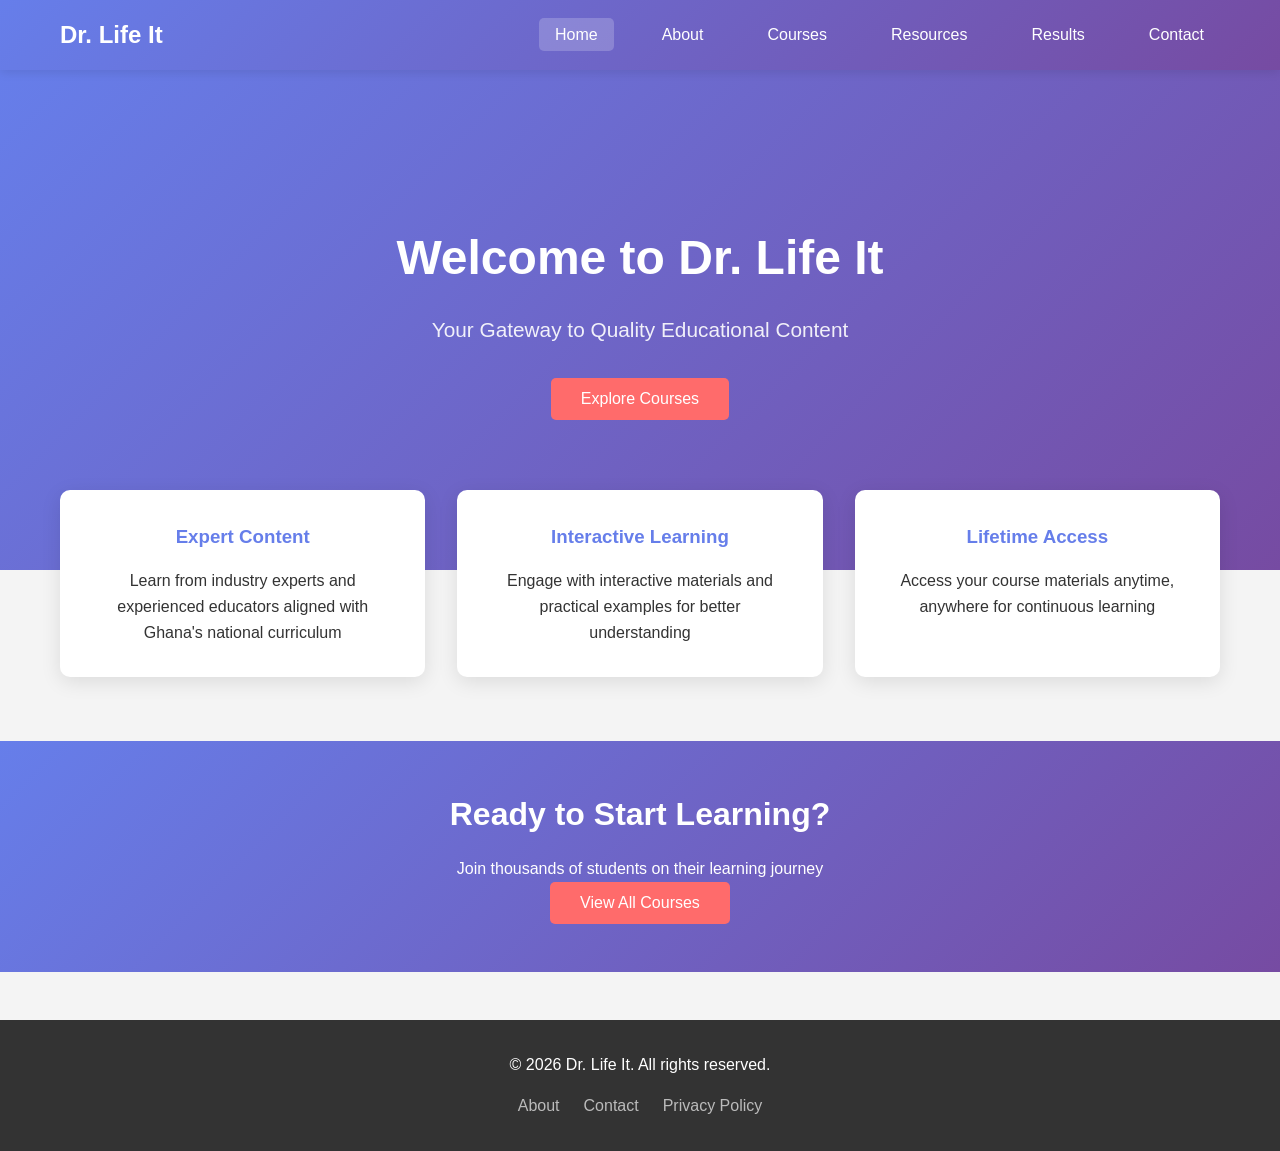
<file: index.html>
<!DOCTYPE html>
<html lang="en">
<head>
    <meta charset="UTF-8">
    <meta name="viewport" content="width=device-width, initial-scale=1.0">
    <title>Dr. Life It - Educational Platform</title>
    <link rel="stylesheet" href="styles.css">
</head>
<body>
    <nav class="navbar">
        <div class="nav-container">
            <div class="logo">Dr. Life It</div>
            <ul class="nav-menu">
                <li><a href="index.html" class="active">Home</a></li>
                <li><a href="about.html">About</a></li>
                <li><a href="courses.html">Courses</a></li>
                <li><a href="resources.html">Resources</a></li>
                <li><a href="results.html">Results</a></li>
                <li><a href="contact.html">Contact</a></li>
            </ul>
        </div>
    </nav>

    <header class="hero">
        <div class="hero-content">
            <h1>Welcome to Dr. Life It</h1>
            <p>Your Gateway to Quality Educational Content</p>
            <button class="cta-button"><a href="courses.html">Explore Courses</a></button>
        </div>
    </header>

    <section class="features">
        <div class="feature-card">
            <h3>Expert Content</h3>
            <p>Learn from industry experts and experienced educators aligned with Ghana's national curriculum</p>
        </div>
        <div class="feature-card">
            <h3>Interactive Learning</h3>
            <p>Engage with interactive materials and practical examples for better understanding</p>
        </div>
        <div class="feature-card">
            <h3>Lifetime Access</h3>
            <p>Access your course materials anytime, anywhere for continuous learning</p>
        </div>
    </section>

    <section class="cta-section">
        <h2>Ready to Start Learning?</h2>
        <p>Join thousands of students on their learning journey</p>
        <button class="cta-button"><a href="courses.html">View All Courses</a></button>
    </section>

    <footer class="footer">
        <p>&copy; 2026 Dr. Life It. All rights reserved.</p>
        <ul class="footer-links">
            <li><a href="about.html">About</a></li>
            <li><a href="contact.html">Contact</a></li>
            <li><a href="#">Privacy Policy</a></li>
        </ul>
    </footer>
</body>
</html>
</file>
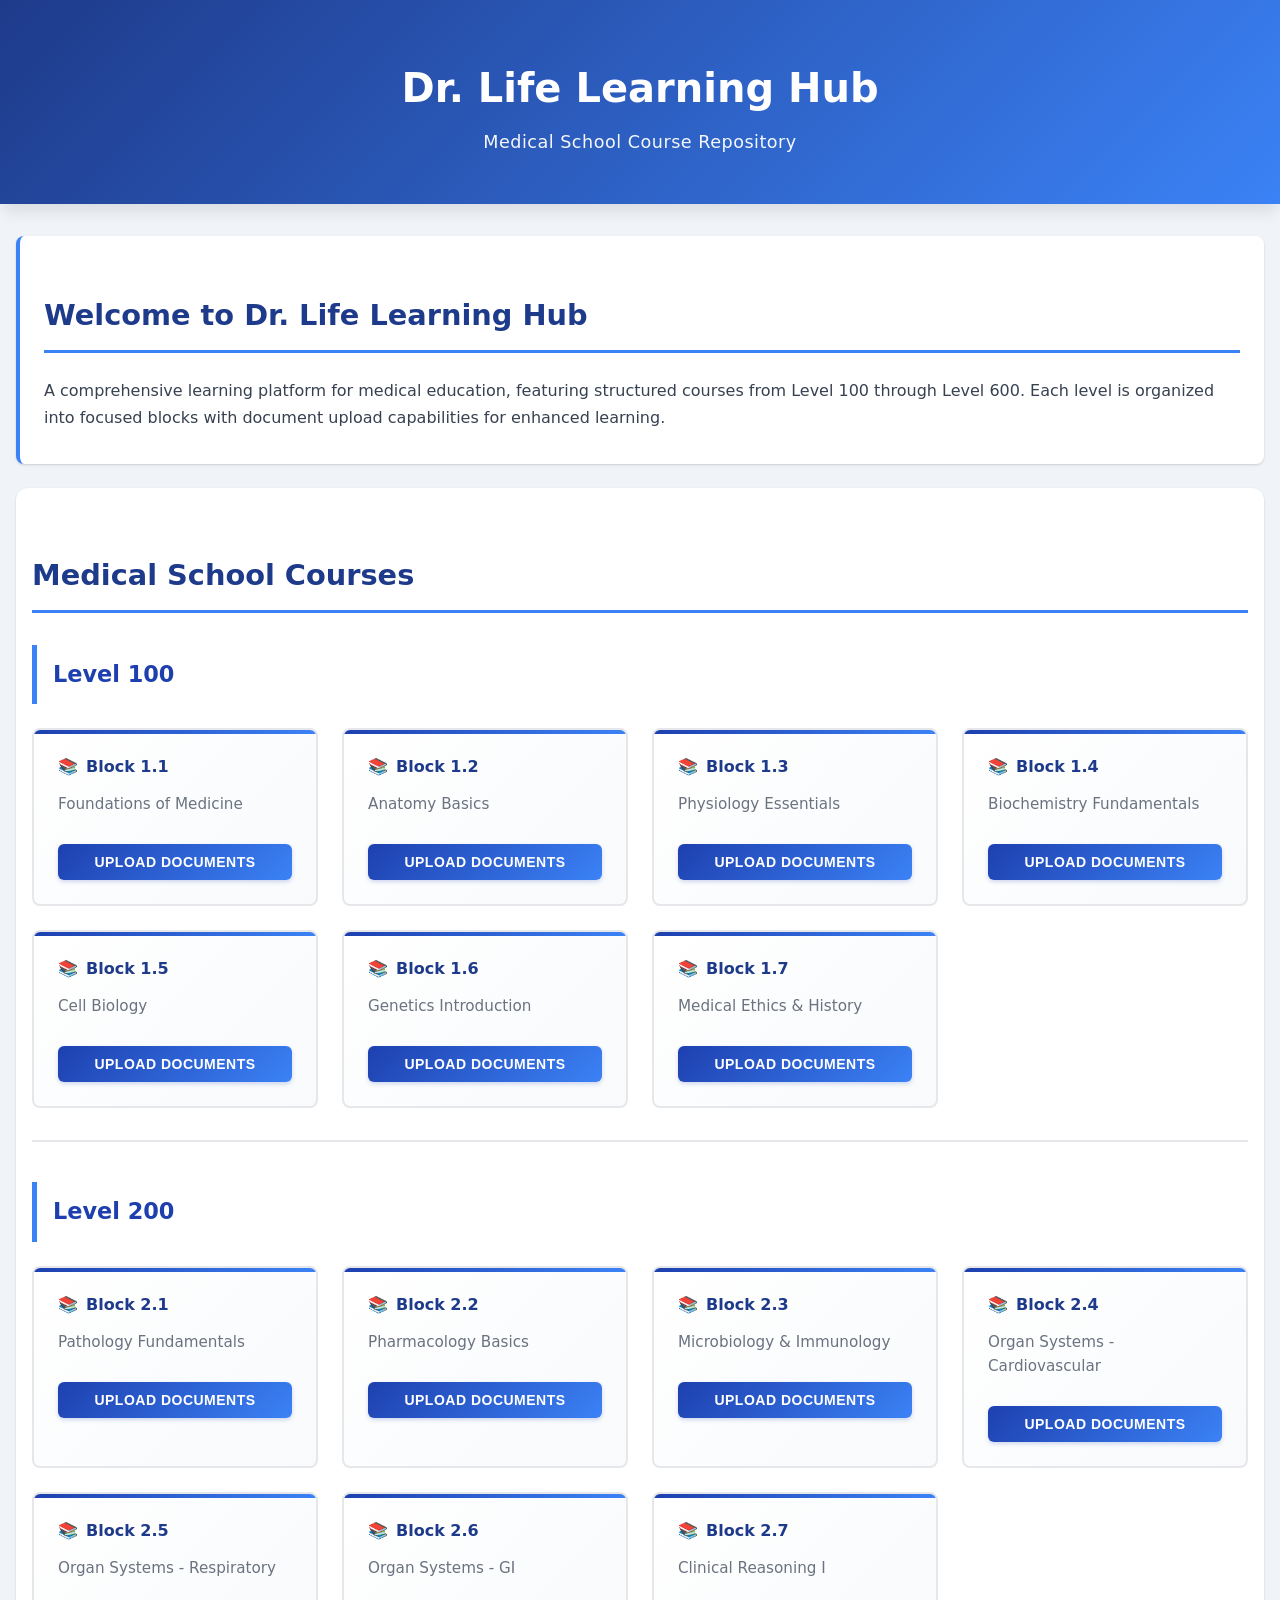
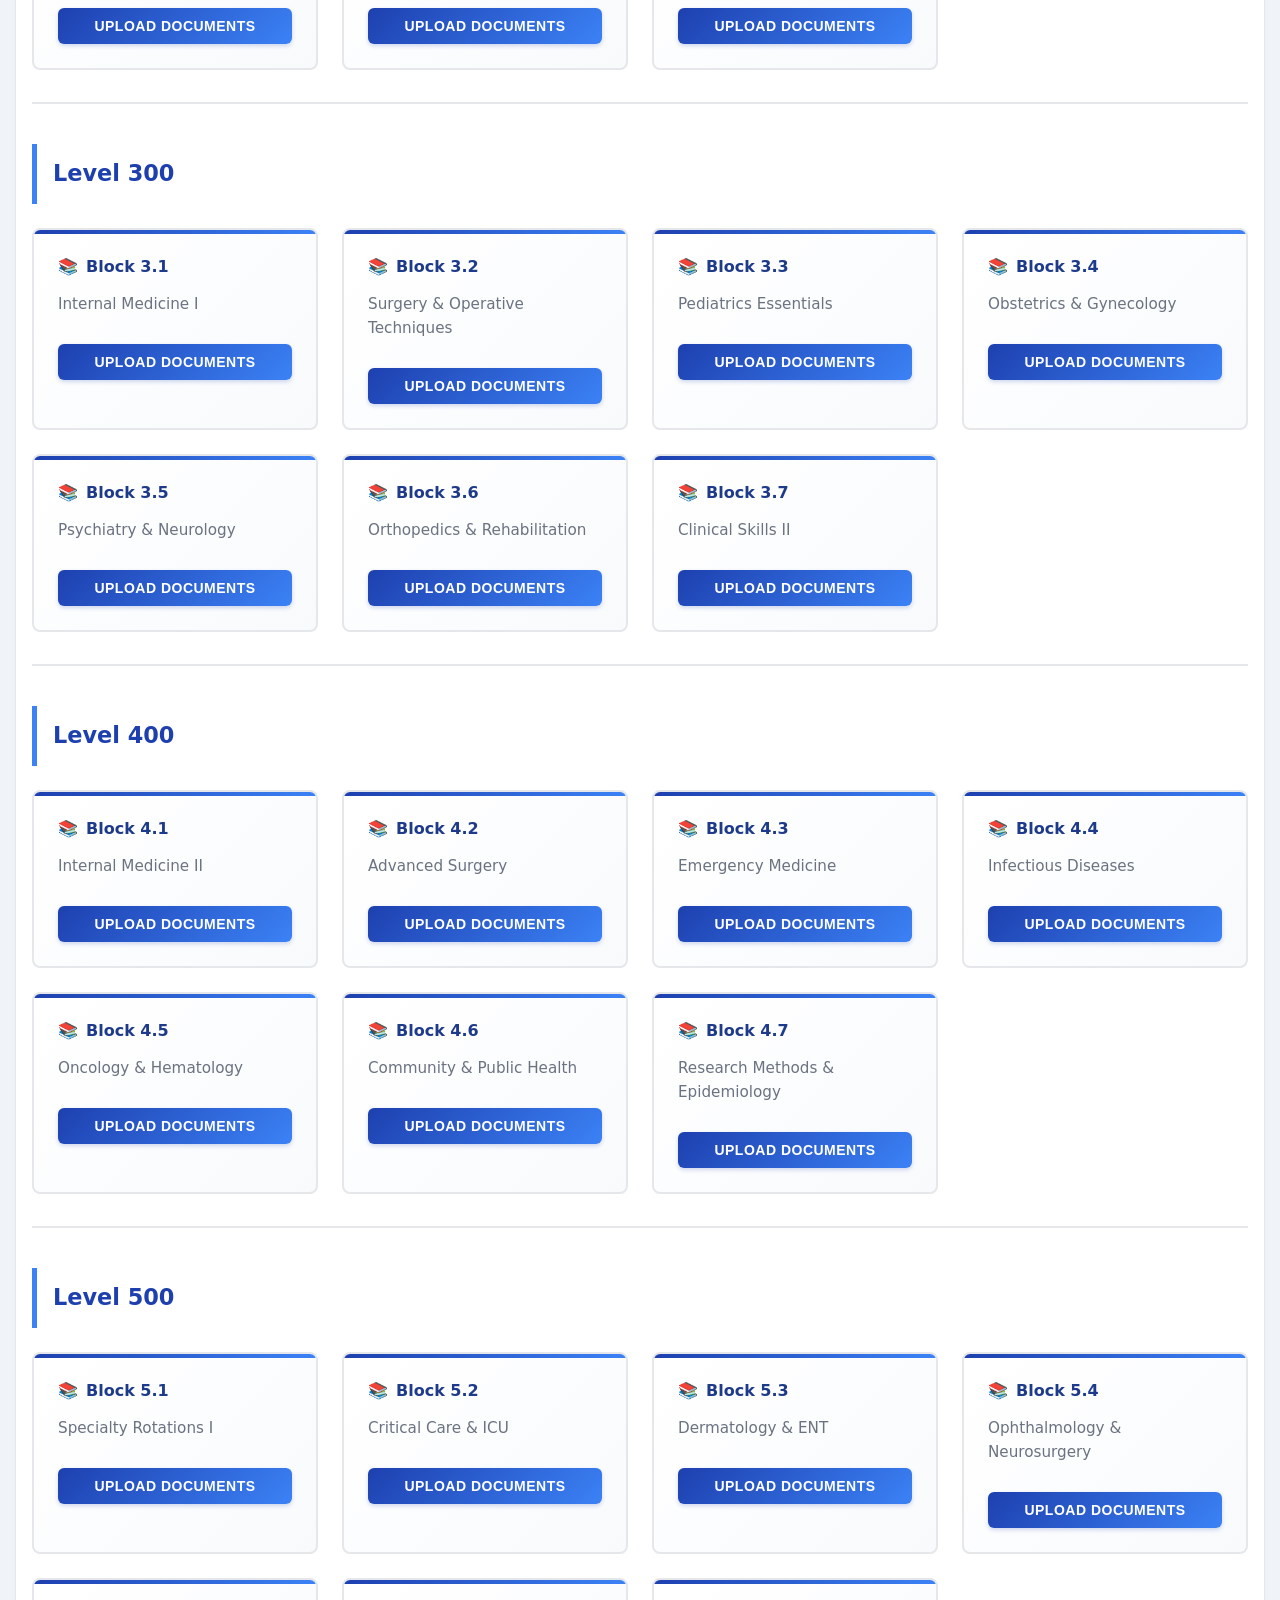
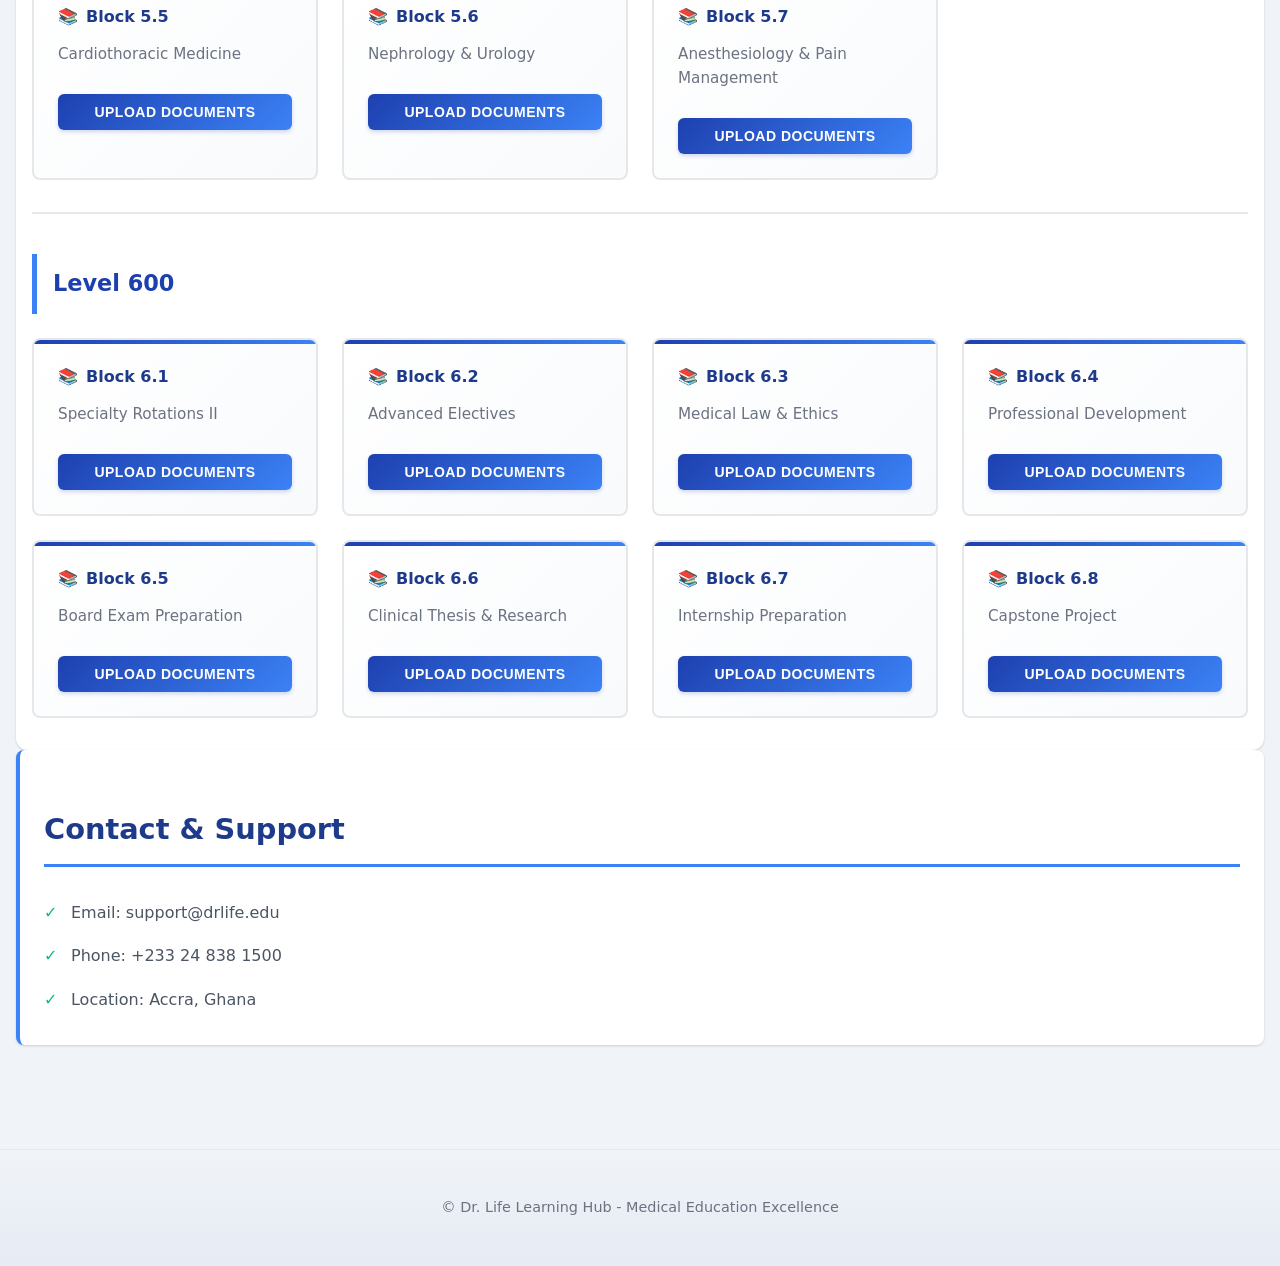
<file: docs/index.html>
<!doctype html>
<html lang="en">
<head>
  <meta charset="utf-8" />
  <meta name="viewport" content="width=device-width,initial-scale=1" />
  <title>Dr. Life Learning Hub</title>
  <link rel="stylesheet" href="styles.css">
</head>
<body>
  <header class="site-header">
    <h1>Dr. Life Learning Hub</h1>
    <p class="tagline">Medical School Course Repository</p>
  </header>

  <main class="content">
    <section class="about">
      <h2>Welcome to Dr. Life Learning Hub</h2>
      <p>A comprehensive learning platform for medical education, featuring structured courses from Level 100 through Level 600. Each level is organized into focused blocks with document upload capabilities for enhanced learning.</p>
    </section>

    <section class="courses">
      <h2>Medical School Courses</h2>
      
      <!-- Level 100 -->
      <div class="course-level">
        <h3>Level 100</h3>
        <div class="blocks-grid">
          <div class="block" data-block="1.1">
            <h4>Block 1.1</h4>
            <p>Foundations of Medicine</p>
            <button class="upload-btn">Upload Documents</button>
          </div>
          <div class="block" data-block="1.2">
            <h4>Block 1.2</h4>
            <p>Anatomy Basics</p>
            <button class="upload-btn">Upload Documents</button>
          </div>
          <div class="block" data-block="1.3">
            <h4>Block 1.3</h4>
            <p>Physiology Essentials</p>
            <button class="upload-btn">Upload Documents</button>
          </div>
          <div class="block" data-block="1.4">
            <h4>Block 1.4</h4>
            <p>Biochemistry Fundamentals</p>
            <button class="upload-btn">Upload Documents</button>
          </div>
          <div class="block" data-block="1.5">
            <h4>Block 1.5</h4>
            <p>Cell Biology</p>
            <button class="upload-btn">Upload Documents</button>
          </div>
          <div class="block" data-block="1.6">
            <h4>Block 1.6</h4>
            <p>Genetics Introduction</p>
            <button class="upload-btn">Upload Documents</button>
          </div>
          <div class="block" data-block="1.7">
            <h4>Block 1.7</h4>
            <p>Medical Ethics & History</p>
            <button class="upload-btn">Upload Documents</button>
          </div>
        </div>
      </div>

      <!-- Level 200 -->
      <div class="course-level">
        <h3>Level 200</h3>
        <div class="blocks-grid">
          <div class="block" data-block="2.1">
            <h4>Block 2.1</h4>
            <p>Pathology Fundamentals</p>
            <button class="upload-btn">Upload Documents</button>
          </div>
          <div class="block" data-block="2.2">
            <h4>Block 2.2</h4>
            <p>Pharmacology Basics</p>
            <button class="upload-btn">Upload Documents</button>
          </div>
          <div class="block" data-block="2.3">
            <h4>Block 2.3</h4>
            <p>Microbiology & Immunology</p>
            <button class="upload-btn">Upload Documents</button>
          </div>
          <div class="block" data-block="2.4">
            <h4>Block 2.4</h4>
            <p>Organ Systems - Cardiovascular</p>
            <button class="upload-btn">Upload Documents</button>
          </div>
          <div class="block" data-block="2.5">
            <h4>Block 2.5</h4>
            <p>Organ Systems - Respiratory</p>
            <button class="upload-btn">Upload Documents</button>
          </div>
          <div class="block" data-block="2.6">
            <h4>Block 2.6</h4>
            <p>Organ Systems - GI</p>
            <button class="upload-btn">Upload Documents</button>
          </div>
          <div class="block" data-block="2.7">
            <h4>Block 2.7</h4>
            <p>Clinical Reasoning I</p>
            <button class="upload-btn">Upload Documents</button>
          </div>
        </div>
      </div>

      <!-- Level 300 -->
      <div class="course-level">
        <h3>Level 300</h3>
        <div class="blocks-grid">
          <div class="block" data-block="3.1">
            <h4>Block 3.1</h4>
            <p>Internal Medicine I</p>
            <button class="upload-btn">Upload Documents</button>
          </div>
          <div class="block" data-block="3.2">
            <h4>Block 3.2</h4>
            <p>Surgery & Operative Techniques</p>
            <button class="upload-btn">Upload Documents</button>
          </div>
          <div class="block" data-block="3.3">
            <h4>Block 3.3</h4>
            <p>Pediatrics Essentials</p>
            <button class="upload-btn">Upload Documents</button>
          </div>
          <div class="block" data-block="3.4">
            <h4>Block 3.4</h4>
            <p>Obstetrics & Gynecology</p>
            <button class="upload-btn">Upload Documents</button>
          </div>
          <div class="block" data-block="3.5">
            <h4>Block 3.5</h4>
            <p>Psychiatry & Neurology</p>
            <button class="upload-btn">Upload Documents</button>
          </div>
          <div class="block" data-block="3.6">
            <h4>Block 3.6</h4>
            <p>Orthopedics & Rehabilitation</p>
            <button class="upload-btn">Upload Documents</button>
          </div>
          <div class="block" data-block="3.7">
            <h4>Block 3.7</h4>
            <p>Clinical Skills II</p>
            <button class="upload-btn">Upload Documents</button>
          </div>
        </div>
      </div>

      <!-- Level 400 -->
      <div class="course-level">
        <h3>Level 400</h3>
        <div class="blocks-grid">
          <div class="block" data-block="4.1">
            <h4>Block 4.1</h4>
            <p>Internal Medicine II</p>
            <button class="upload-btn">Upload Documents</button>
          </div>
          <div class="block" data-block="4.2">
            <h4>Block 4.2</h4>
            <p>Advanced Surgery</p>
            <button class="upload-btn">Upload Documents</button>
          </div>
          <div class="block" data-block="4.3">
            <h4>Block 4.3</h4>
            <p>Emergency Medicine</p>
            <button class="upload-btn">Upload Documents</button>
          </div>
          <div class="block" data-block="4.4">
            <h4>Block 4.4</h4>
            <p>Infectious Diseases</p>
            <button class="upload-btn">Upload Documents</button>
          </div>
          <div class="block" data-block="4.5">
            <h4>Block 4.5</h4>
            <p>Oncology & Hematology</p>
            <button class="upload-btn">Upload Documents</button>
          </div>
          <div class="block" data-block="4.6">
            <h4>Block 4.6</h4>
            <p>Community & Public Health</p>
            <button class="upload-btn">Upload Documents</button>
          </div>
          <div class="block" data-block="4.7">
            <h4>Block 4.7</h4>
            <p>Research Methods & Epidemiology</p>
            <button class="upload-btn">Upload Documents</button>
          </div>
        </div>
      </div>

      <!-- Level 500 -->
      <div class="course-level">
        <h3>Level 500</h3>
        <div class="blocks-grid">
          <div class="block" data-block="5.1">
            <h4>Block 5.1</h4>
            <p>Specialty Rotations I</p>
            <button class="upload-btn">Upload Documents</button>
          </div>
          <div class="block" data-block="5.2">
            <h4>Block 5.2</h4>
            <p>Critical Care & ICU</p>
            <button class="upload-btn">Upload Documents</button>
          </div>
          <div class="block" data-block="5.3">
            <h4>Block 5.3</h4>
            <p>Dermatology & ENT</p>
            <button class="upload-btn">Upload Documents</button>
          </div>
          <div class="block" data-block="5.4">
            <h4>Block 5.4</h4>
            <p>Ophthalmology & Neurosurgery</p>
            <button class="upload-btn">Upload Documents</button>
          </div>
          <div class="block" data-block="5.5">
            <h4>Block 5.5</h4>
            <p>Cardiothoracic Medicine</p>
            <button class="upload-btn">Upload Documents</button>
          </div>
          <div class="block" data-block="5.6">
            <h4>Block 5.6</h4>
            <p>Nephrology & Urology</p>
            <button class="upload-btn">Upload Documents</button>
          </div>
          <div class="block" data-block="5.7">
            <h4>Block 5.7</h4>
            <p>Anesthesiology & Pain Management</p>
            <button class="upload-btn">Upload Documents</button>
          </div>
        </div>
      </div>

      <!-- Level 600 -->
      <div class="course-level">
        <h3>Level 600</h3>
        <div class="blocks-grid">
          <div class="block" data-block="6.1">
            <h4>Block 6.1</h4>
            <p>Specialty Rotations II</p>
            <button class="upload-btn">Upload Documents</button>
          </div>
          <div class="block" data-block="6.2">
            <h4>Block 6.2</h4>
            <p>Advanced Electives</p>
            <button class="upload-btn">Upload Documents</button>
          </div>
          <div class="block" data-block="6.3">
            <h4>Block 6.3</h4>
            <p>Medical Law & Ethics</p>
            <button class="upload-btn">Upload Documents</button>
          </div>
          <div class="block" data-block="6.4">
            <h4>Block 6.4</h4>
            <p>Professional Development</p>
            <button class="upload-btn">Upload Documents</button>
          </div>
          <div class="block" data-block="6.5">
            <h4>Block 6.5</h4>
            <p>Board Exam Preparation</p>
            <button class="upload-btn">Upload Documents</button>
          </div>
          <div class="block" data-block="6.6">
            <h4>Block 6.6</h4>
            <p>Clinical Thesis & Research</p>
            <button class="upload-btn">Upload Documents</button>
          </div>
          <div class="block" data-block="6.7">
            <h4>Block 6.7</h4>
            <p>Internship Preparation</p>
            <button class="upload-btn">Upload Documents</button>
          </div>
          <div class="block" data-block="6.8">
            <h4>Block 6.8</h4>
            <p>Capstone Project</p>
            <button class="upload-btn">Upload Documents</button>
          </div>
        </div>
      </div>
    </section>

    <section class="contact">
      <h2>Contact & Support</h2>
      <ul>
        <li>Email: support@drlife.edu</li>
        <li>Phone: +233 24 838 1500</li>
        <li>Location: Accra, Ghana</li>
      </ul>
    </section>
  </main>

  <footer class="site-footer">
    <p>&copy; Dr. Life Learning Hub - Medical Education Excellence</p>
  </footer>

  <script src="app.js"></script>
</body>
</html>
</file>
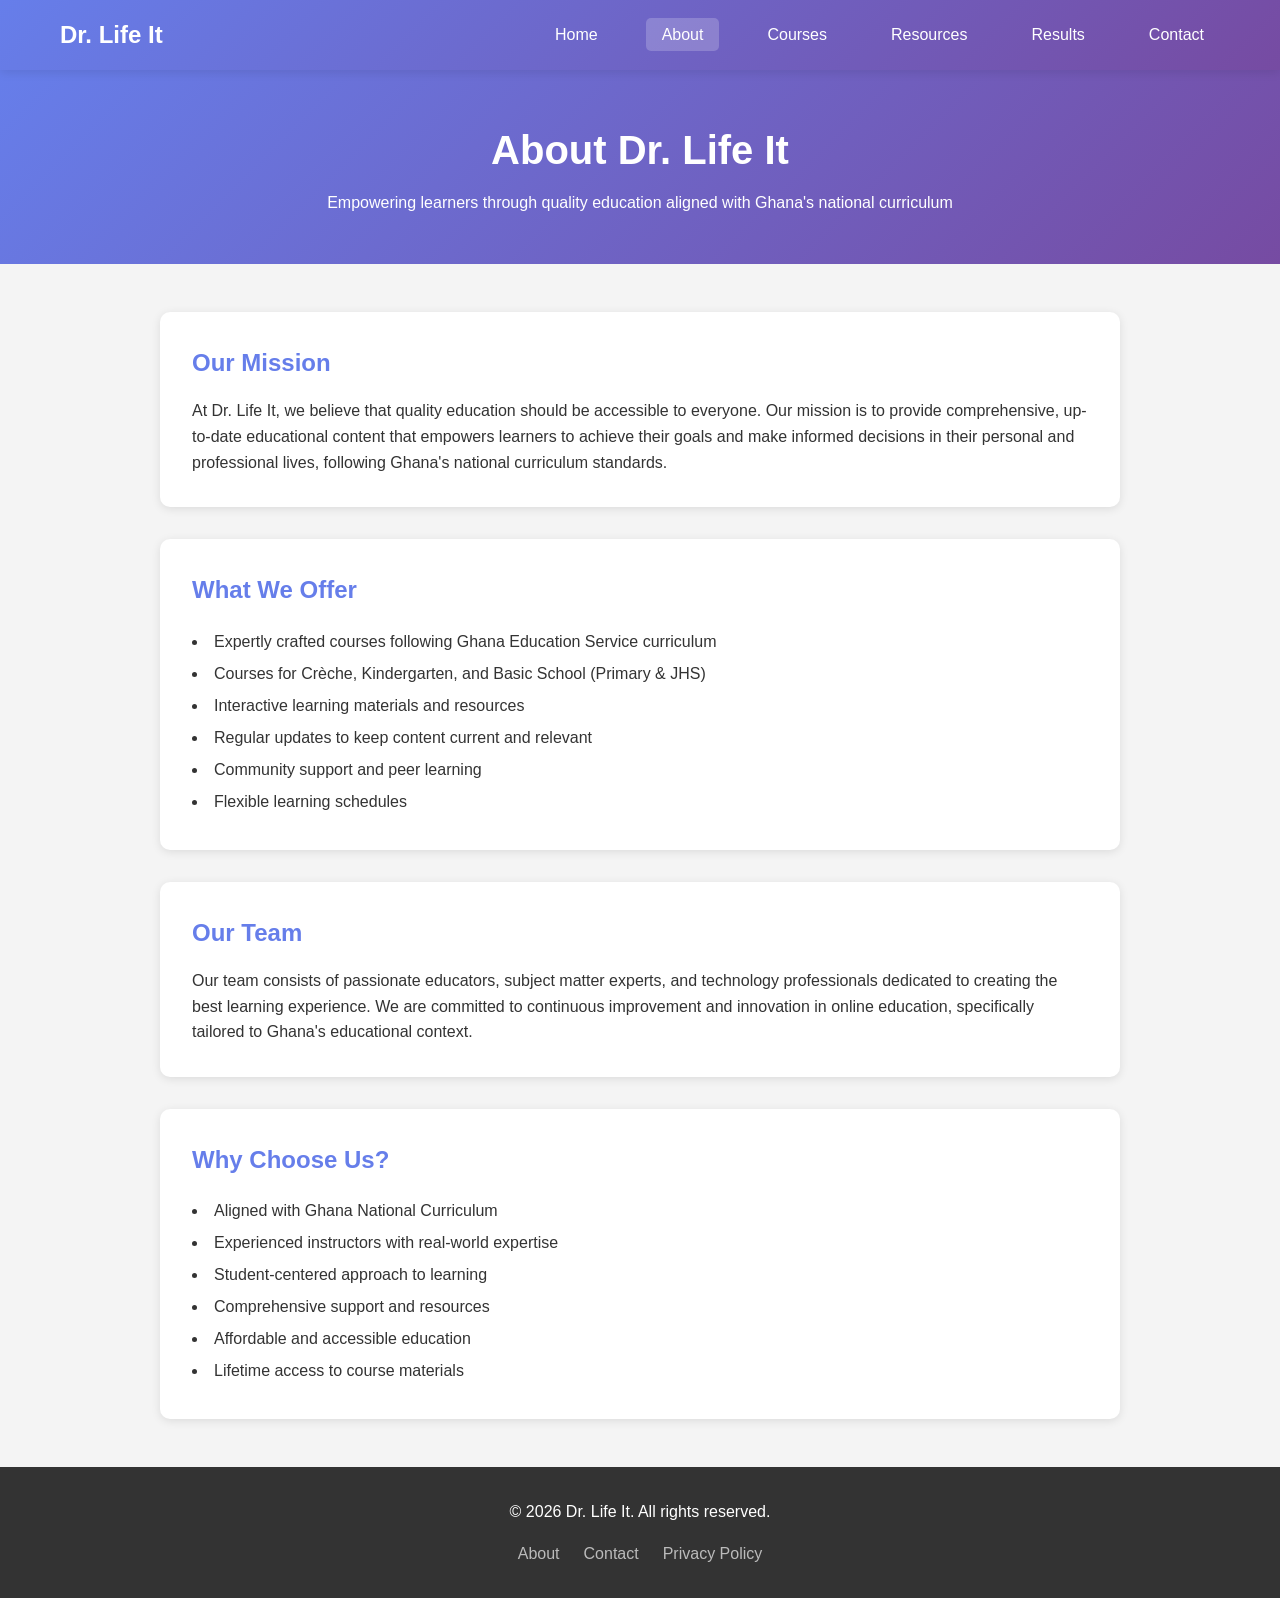
<file: about.html>
<!DOCTYPE html>
<html lang="en">
<head>
    <meta charset="UTF-8">
    <meta name="viewport" content="width=device-width, initial-scale=1.0">
    <title>About - Dr. Life It</title>
    <link rel="stylesheet" href="styles.css">
</head>
<body>
    <nav class="navbar">
        <div class="nav-container">
            <div class="logo">Dr. Life It</div>
            <ul class="nav-menu">
                <li><a href="index.html">Home</a></li>
                <li><a href="about.html" class="active">About</a></li>
                <li><a href="courses.html">Courses</a></li>
                <li><a href="resources.html">Resources</a></li>
                <li><a href="results.html">Results</a></li>
                <li><a href="contact.html">Contact</a></li>
            </ul>
        </div>
    </nav>

    <header class="page-header">
        <h1>About Dr. Life It</h1>
        <p>Empowering learners through quality education aligned with Ghana's national curriculum</p>
    </header>

    <section class="about-content">
        <div class="about-section">
            <h2>Our Mission</h2>
            <p>At Dr. Life It, we believe that quality education should be accessible to everyone. Our mission is to provide comprehensive, up-to-date educational content that empowers learners to achieve their goals and make informed decisions in their personal and professional lives, following Ghana's national curriculum standards.</p>
        </div>

        <div class="about-section">
            <h2>What We Offer</h2>
            <ul>
                <li>Expertly crafted courses following Ghana Education Service curriculum</li>
                <li>Courses for Crèche, Kindergarten, and Basic School (Primary & JHS)</li>
                <li>Interactive learning materials and resources</li>
                <li>Regular updates to keep content current and relevant</li>
                <li>Community support and peer learning</li>
                <li>Flexible learning schedules</li>
            </ul>
        </div>

        <div class="about-section">
            <h2>Our Team</h2>
            <p>Our team consists of passionate educators, subject matter experts, and technology professionals dedicated to creating the best learning experience. We are committed to continuous improvement and innovation in online education, specifically tailored to Ghana's educational context.</p>
        </div>

        <div class="about-section">
            <h2>Why Choose Us?</h2>
            <ul>
                <li>Aligned with Ghana National Curriculum</li>
                <li>Experienced instructors with real-world expertise</li>
                <li>Student-centered approach to learning</li>
                <li>Comprehensive support and resources</li>
                <li>Affordable and accessible education</li>
                <li>Lifetime access to course materials</li>
            </ul>
        </div>
    </section>

    <footer class="footer">
        <p>&copy; 2026 Dr. Life It. All rights reserved.</p>
        <ul class="footer-links">
            <li><a href="about.html">About</a></li>
            <li><a href="contact.html">Contact</a></li>
            <li><a href="#">Privacy Policy</a></li>
        </ul>
    </footer>
</body>
</html>
</file>
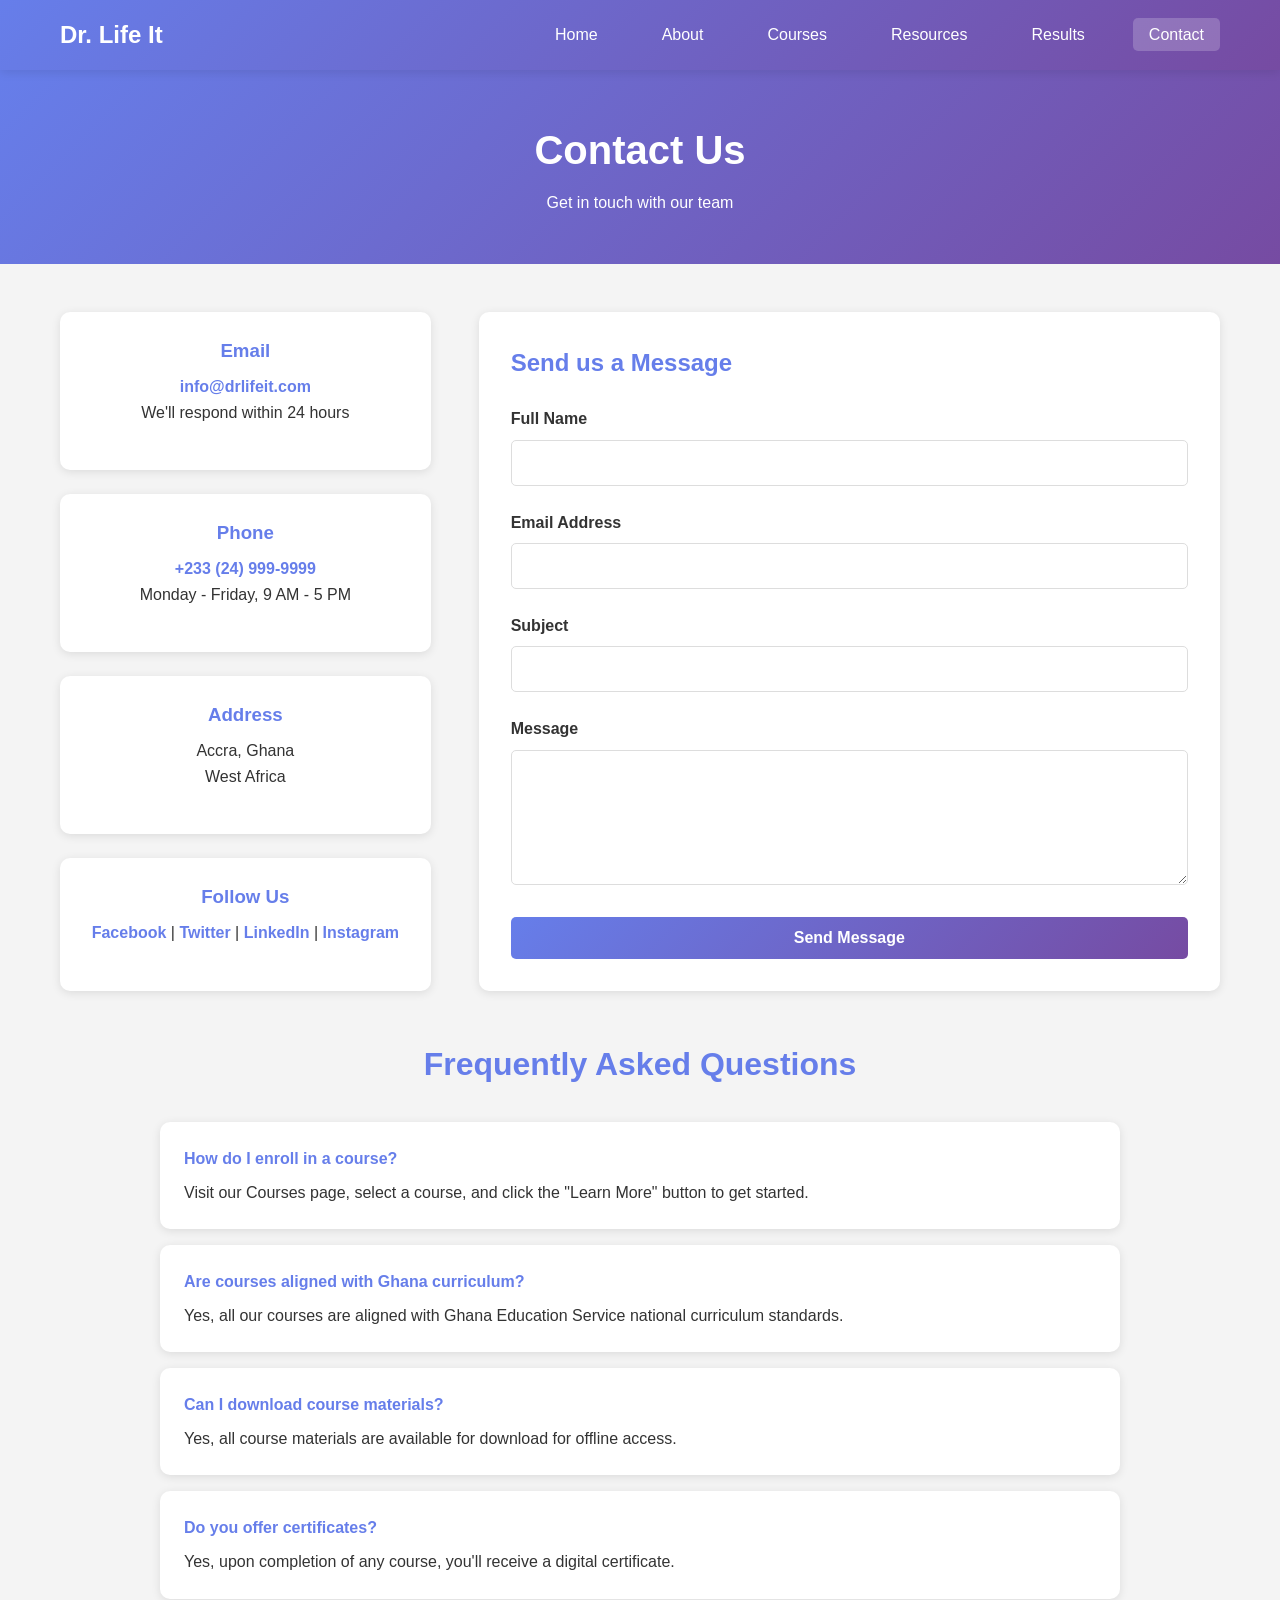
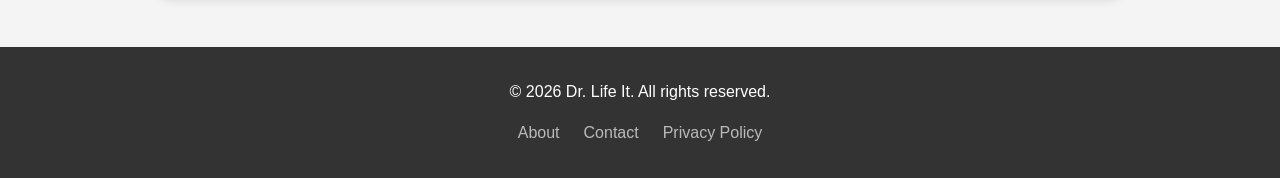
<file: contact.html>
<!DOCTYPE html>
<html lang="en">
<head>
    <meta charset="UTF-8">
    <meta name="viewport" content="width=device-width, initial-scale=1.0">
    <title>Contact - Dr. Life It</title>
    <link rel="stylesheet" href="styles.css">
</head>
<body>
    <nav class="navbar">
        <div class="nav-container">
            <div class="logo">Dr. Life It</div>
            <ul class="nav-menu">
                <li><a href="index.html">Home</a></li>
                <li><a href="about.html">About</a></li>
                <li><a href="courses.html">Courses</a></li>
                <li><a href="resources.html">Resources</a></li>
                <li><a href="results.html">Results</a></li>
                <li><a href="contact.html" class="active">Contact</a></li>
            </ul>
        </div>
    </nav>

    <header class="page-header">
        <h1>Contact Us</h1>
        <p>Get in touch with our team</p>
    </header>

    <section class="contact-container">
        <div class="contact-info">
            <div class="info-card">
                <h3>Email</h3>
                <p><a href="mailto:info@drlifeit.com">info@drlifeit.com</a></p>
                <p>We'll respond within 24 hours</p>
            </div>

            <div class="info-card">
                <h3>Phone</h3>
                <p><a href="tel:+233249999999">+233 (24) 999-9999</a></p>
                <p>Monday - Friday, 9 AM - 5 PM</p>
            </div>

            <div class="info-card">
                <h3>Address</h3>
                <p>Accra, Ghana<br>West Africa</p>
            </div>

            <div class="info-card">
                <h3>Follow Us</h3>
                <p>
                    <a href="#">Facebook</a> | 
                    <a href="#">Twitter</a> | 
                    <a href="#">LinkedIn</a> | 
                    <a href="#">Instagram</a>
                </p>
            </div>
        </div>

        <div class="contact-form-section">
            <h2>Send us a Message</h2>
            <form class="contact-form">
                <div class="form-group">
                    <label for="name">Full Name</label>
                    <input type="text" id="name" name="name" required>
                </div>

                <div class="form-group">
                    <label for="email">Email Address</label>
                    <input type="email" id="email" name="email" required>
                </div>

                <div class="form-group">
                    <label for="subject">Subject</label>
                    <input type="text" id="subject" name="subject" required>
                </div>

                <div class="form-group">
                    <label for="message">Message</label>
                    <textarea id="message" name="message" rows="6" required></textarea>
                </div>

                <button type="submit" class="submit-btn">Send Message</button>
            </form>
        </div>
    </section>

    <section class="faq-section">
        <h2>Frequently Asked Questions</h2>
        <div class="faq-item">
            <h4>How do I enroll in a course?</h4>
            <p>Visit our Courses page, select a course, and click the "Learn More" button to get started.</p>
        </div>
        <div class="faq-item">
            <h4>Are courses aligned with Ghana curriculum?</h4>
            <p>Yes, all our courses are aligned with Ghana Education Service national curriculum standards.</p>
        </div>
        <div class="faq-item">
            <h4>Can I download course materials?</h4>
            <p>Yes, all course materials are available for download for offline access.</p>
        </div>
        <div class="faq-item">
            <h4>Do you offer certificates?</h4>
            <p>Yes, upon completion of any course, you'll receive a digital certificate.</p>
        </div>
    </section>

    <footer class="footer">
        <p>&copy; 2026 Dr. Life It. All rights reserved.</p>
        <ul class="footer-links">
            <li><a href="about.html">About</a></li>
            <li><a href="contact.html">Contact</a></li>
            <li><a href="#">Privacy Policy</a></li>
        </ul>
    </footer>
</body>
</html>
</file>
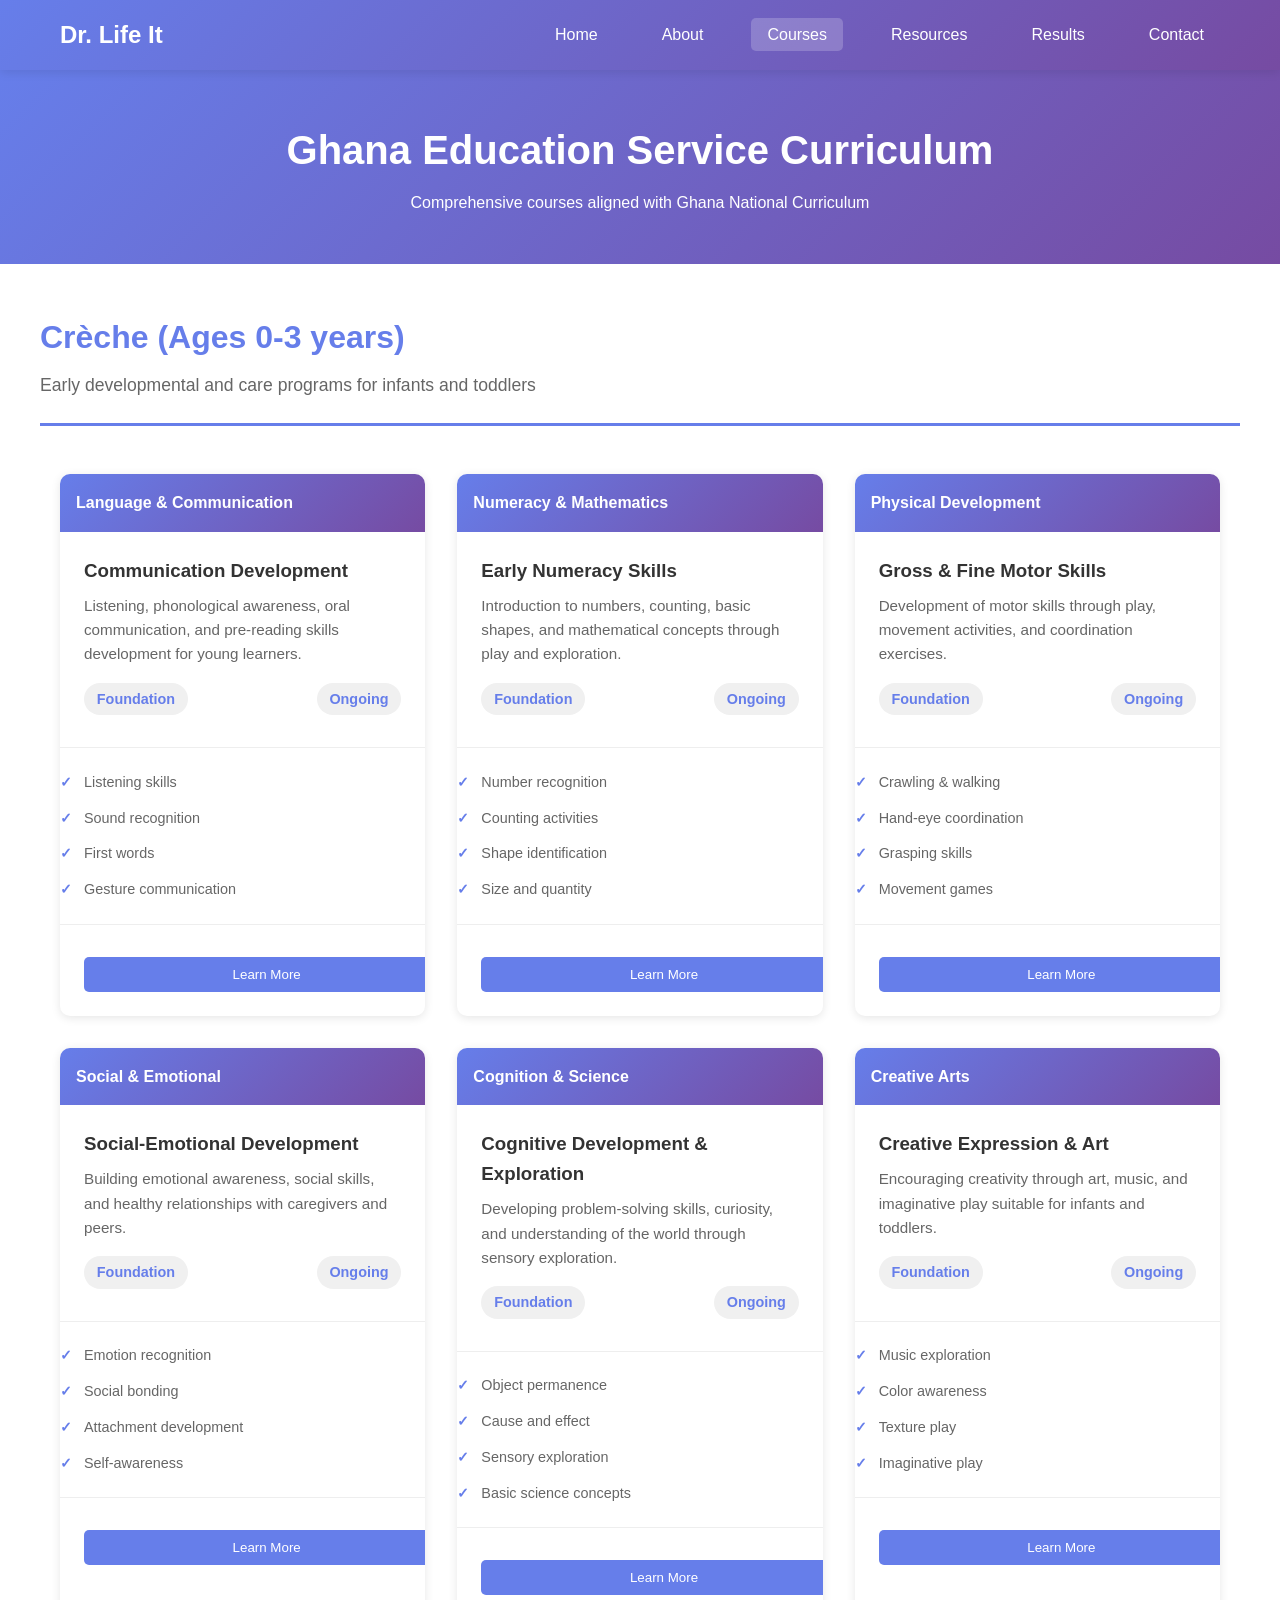
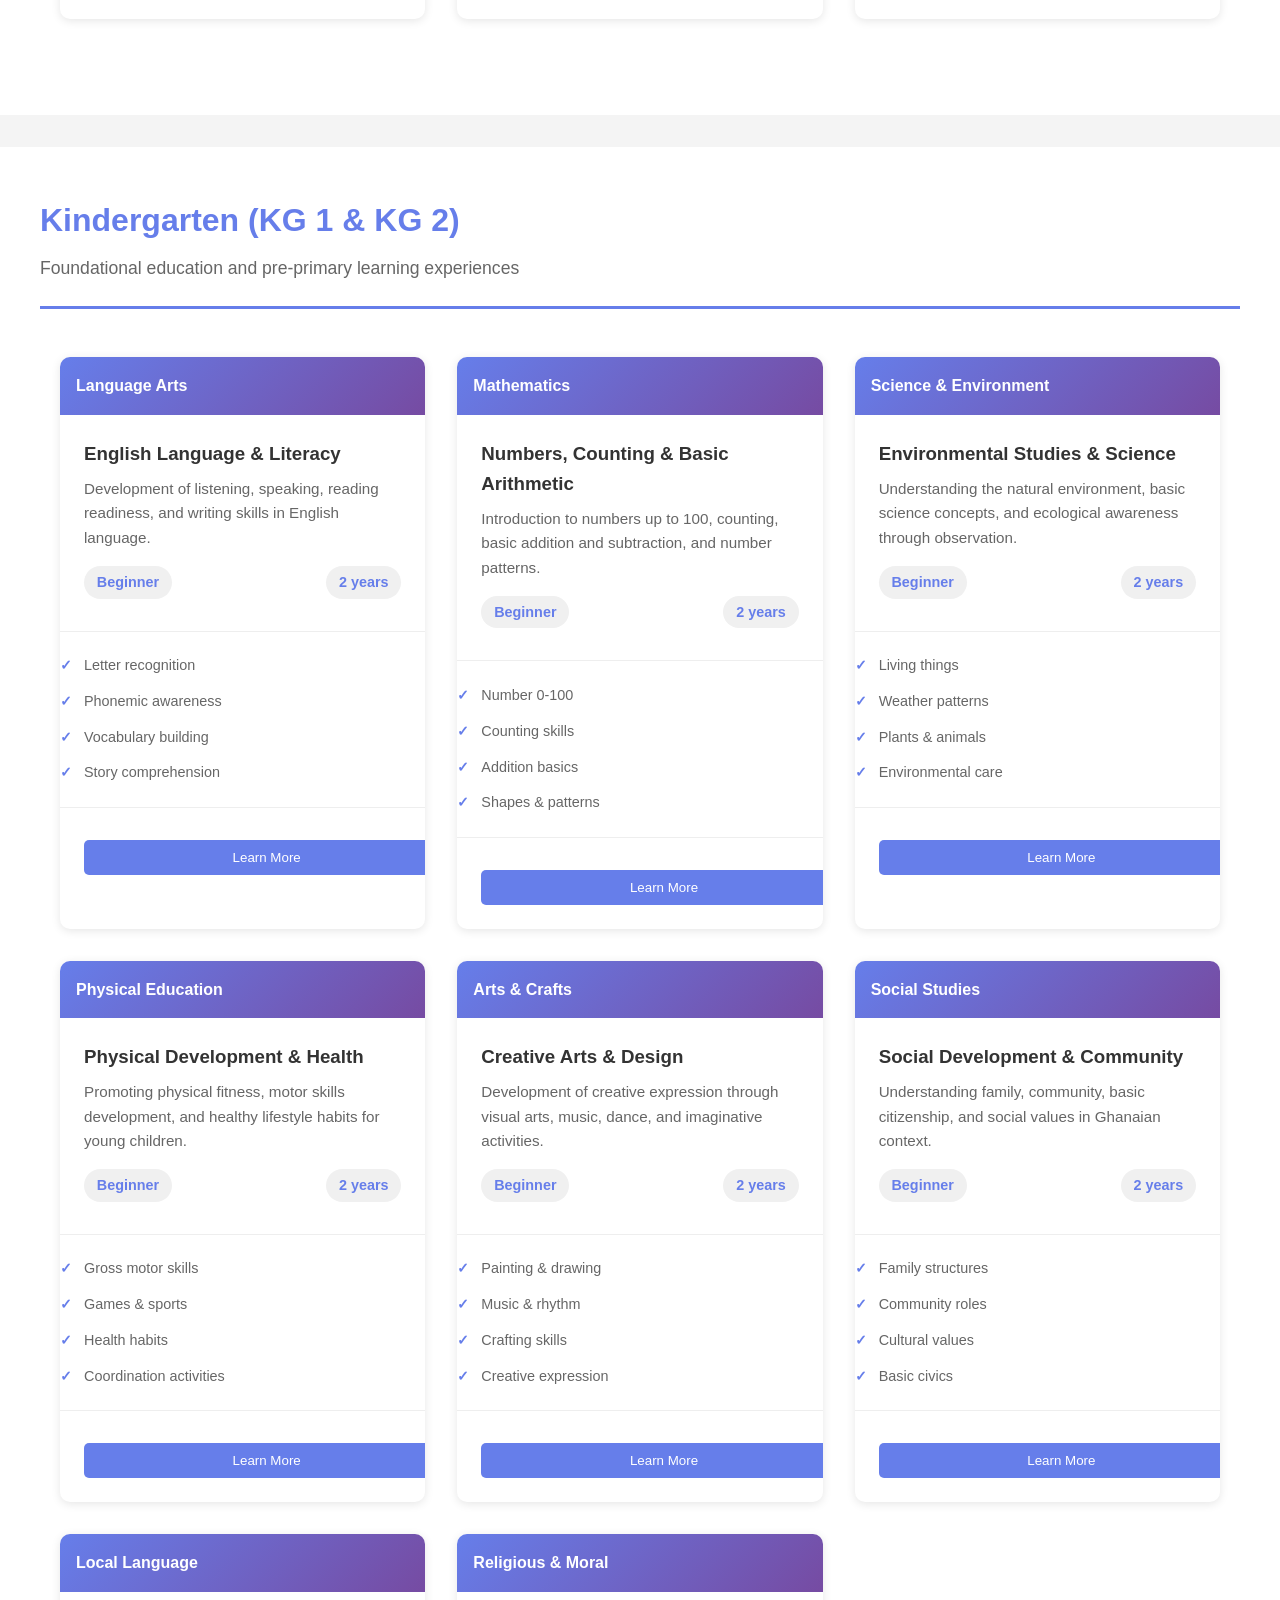
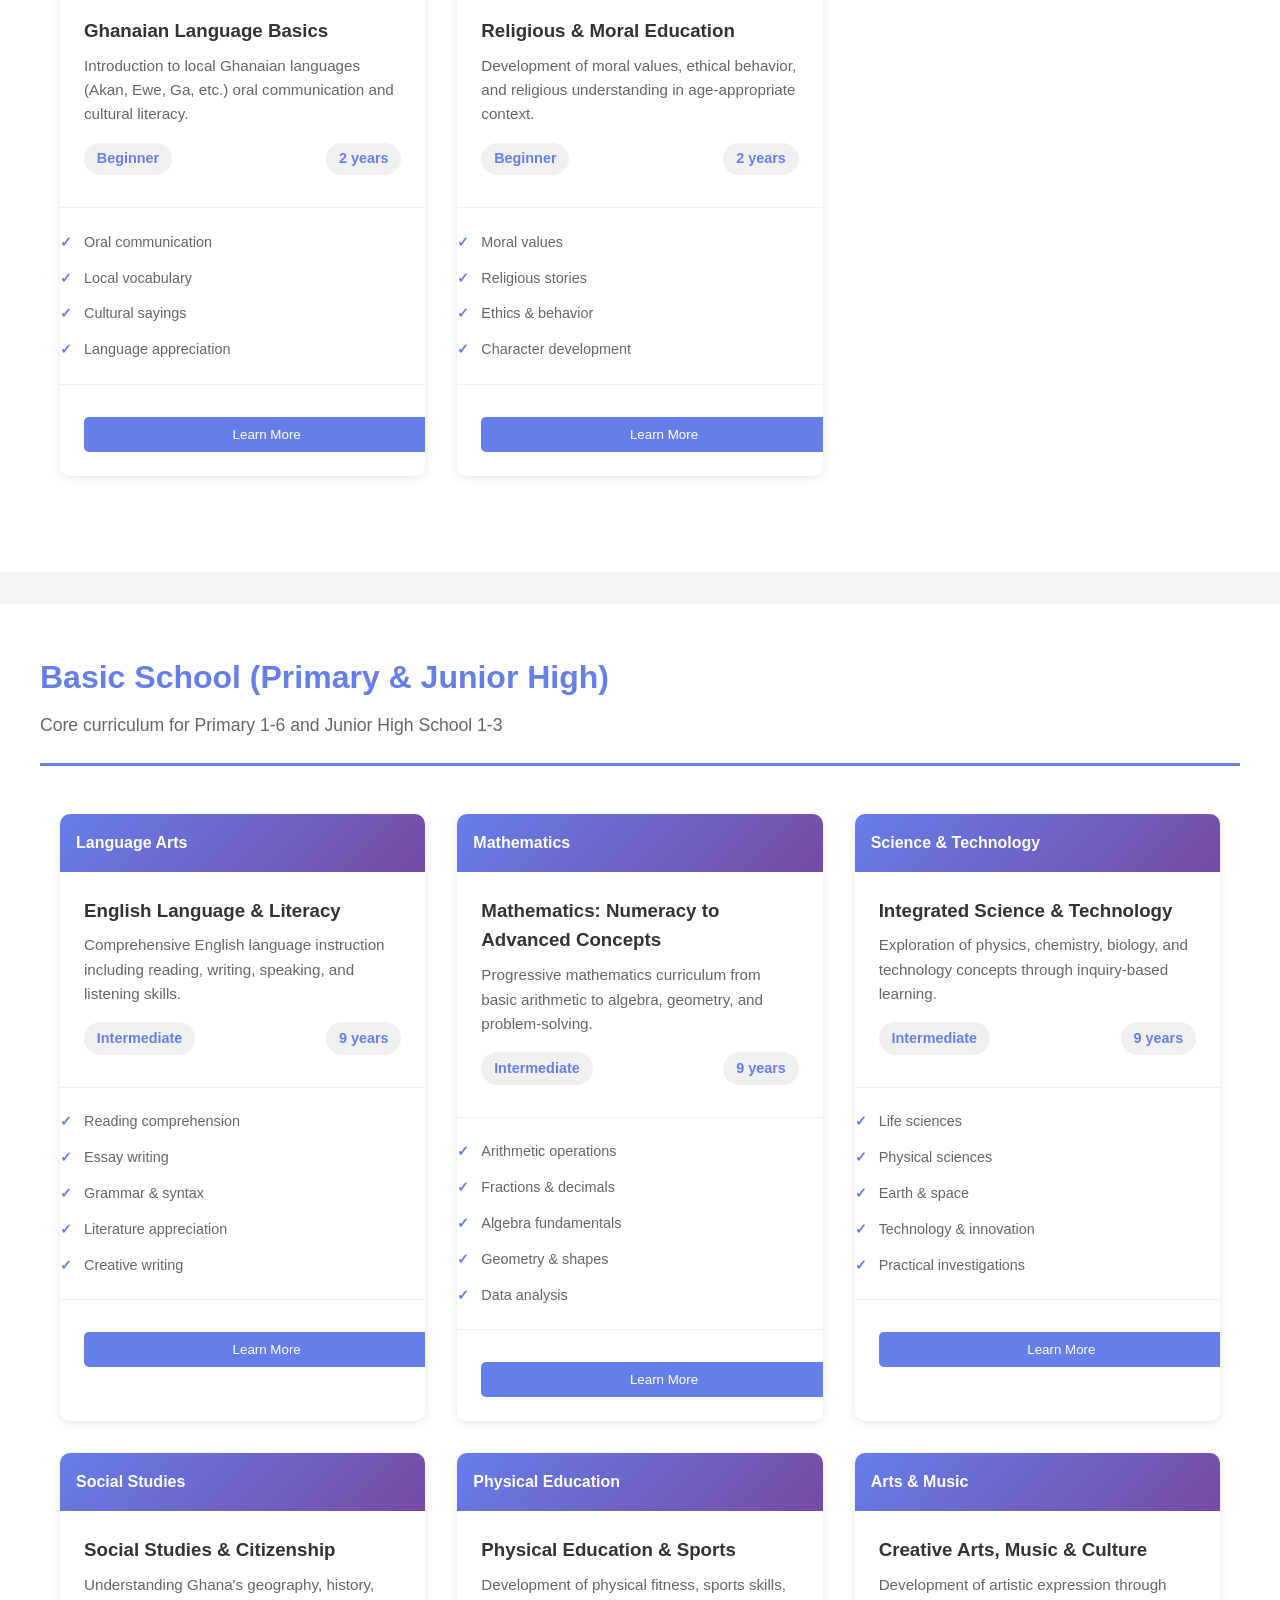
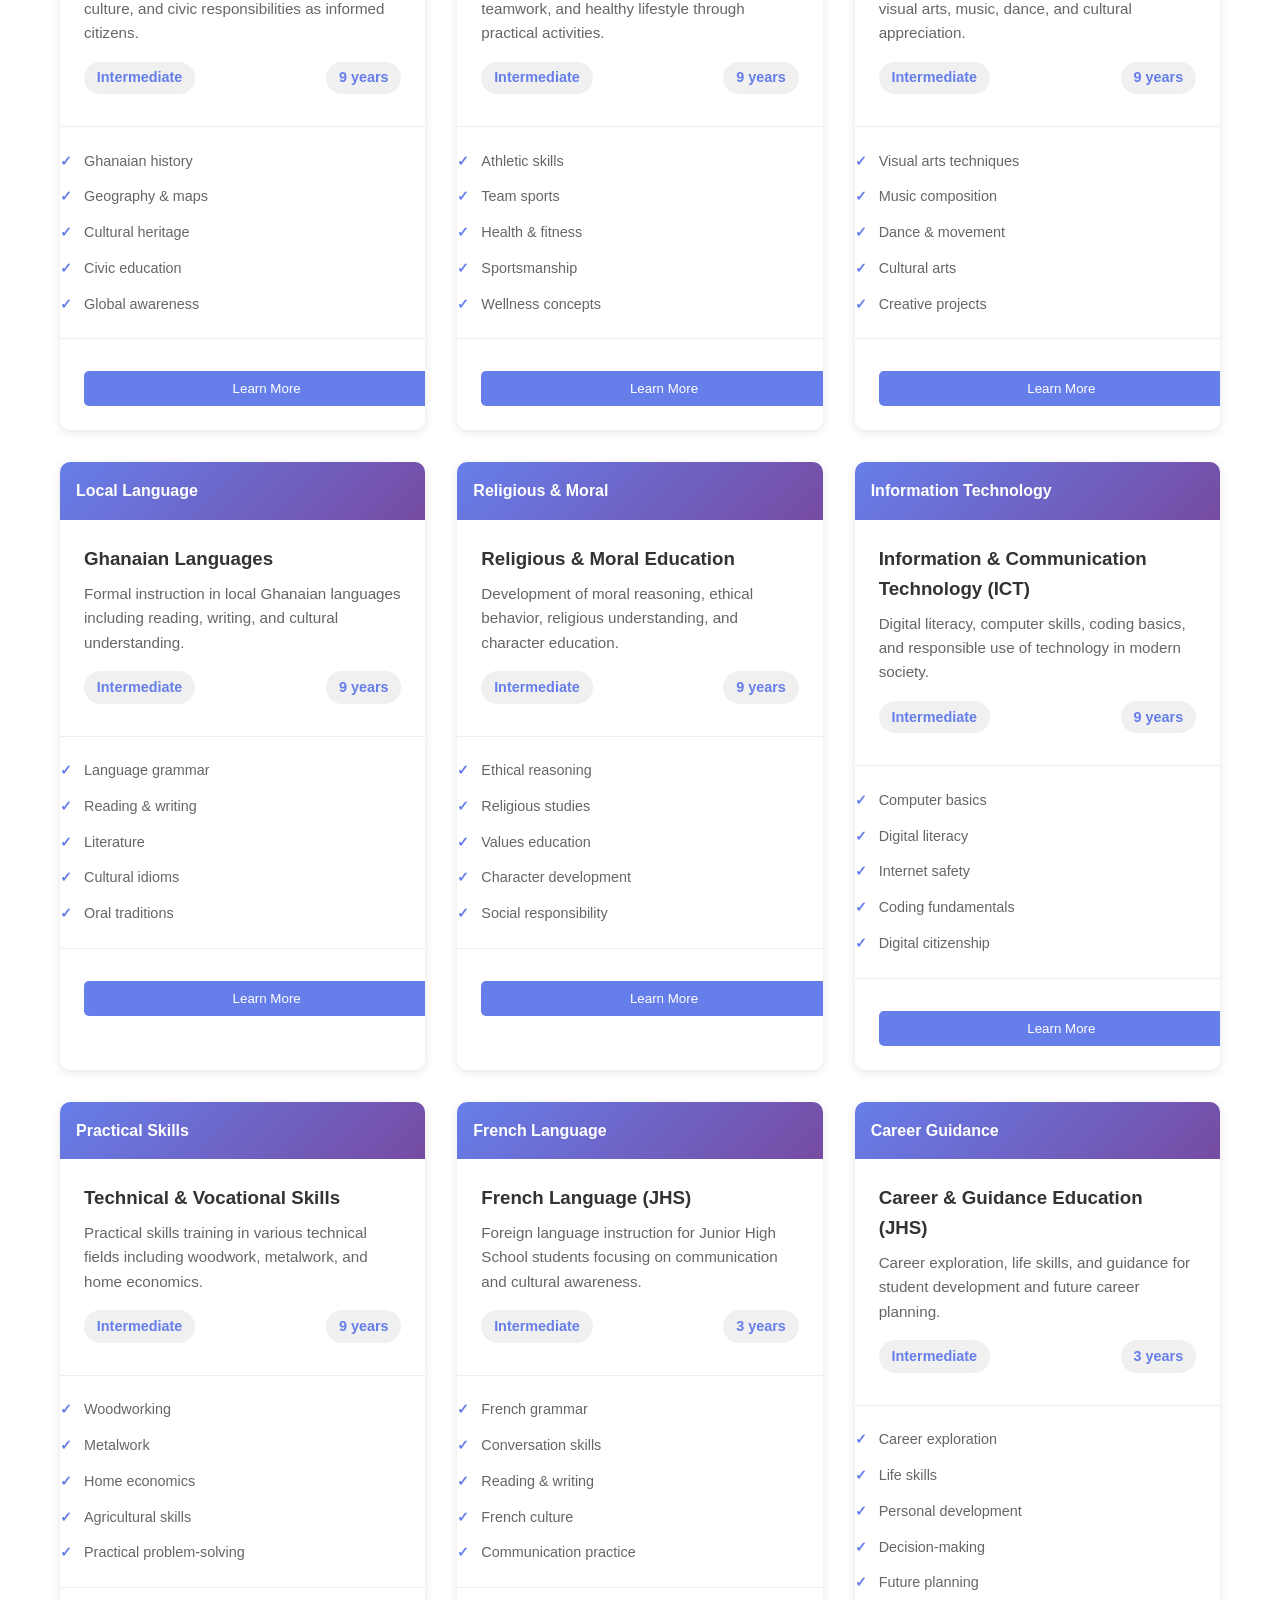
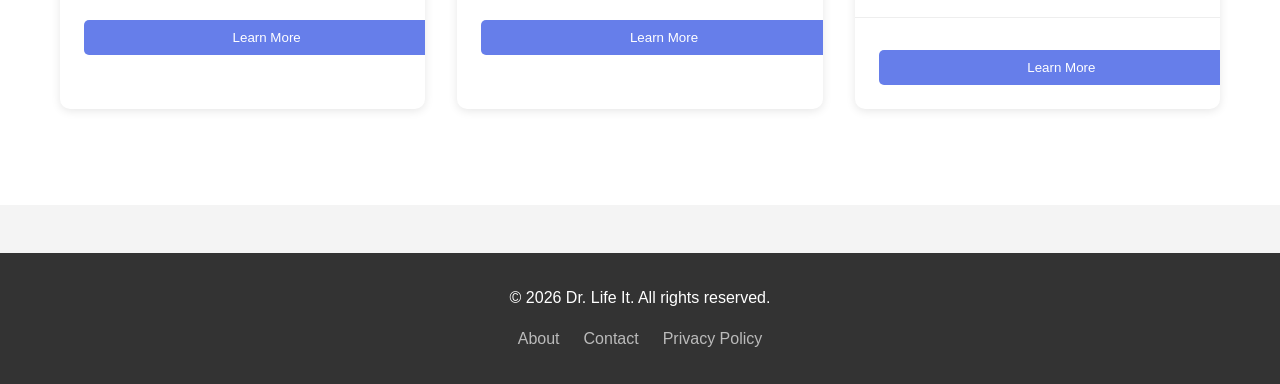
<file: courses.html>
<!DOCTYPE html>
<html lang="en">
<head>
    <meta charset="UTF-8">
    <meta name="viewport" content="width=device-width, initial-scale=1.0">
    <title>Courses - Dr. Life It</title>
    <link rel="stylesheet" href="styles.css">
</head>
<body>
    <nav class="navbar">
        <div class="nav-container">
            <div class="logo">Dr. Life It</div>
            <ul class="nav-menu">
                <li><a href="index.html">Home</a></li>
                <li><a href="about.html">About</a></li>
                <li><a href="courses.html" class="active">Courses</a></li>
                <li><a href="resources.html">Resources</a></li>
                <li><a href="results.html">Results</a></li>
                <li><a href="contact.html">Contact</a></li>
            </ul>
        </div>
    </nav>

    <header class="page-header">
        <h1>Ghana Education Service Curriculum</h1>
        <p>Comprehensive courses aligned with Ghana National Curriculum</p>
    </header>

    <!-- CRÈCHE SECTION -->
    <section class="curriculum-section">
        <div class="section-header">
            <h2>Crèche (Ages 0-3 years)</h2>
            <p>Early developmental and care programs for infants and toddlers</p>
        </div>

        <div class="courses-container">
            <div class="course-card">
                <div class="course-header">Language & Communication</div>
                <h3>Communication Development</h3>
                <p>Listening, phonological awareness, oral communication, and pre-reading skills development for young learners.</p>
                <div class="course-info">
                    <span class="difficulty">Foundation</span>
                    <span class="duration">Ongoing</span>
                </div>
                <ul class="course-topics">
                    <li>Listening skills</li>
                    <li>Sound recognition</li>
                    <li>First words</li>
                    <li>Gesture communication</li>
                </ul>
                <button class="enroll-btn">Learn More</button>
            </div>

            <div class="course-card">
                <div class="course-header">Numeracy & Mathematics</div>
                <h3>Early Numeracy Skills</h3>
                <p>Introduction to numbers, counting, basic shapes, and mathematical concepts through play and exploration.</p>
                <div class="course-info">
                    <span class="difficulty">Foundation</span>
                    <span class="duration">Ongoing</span>
                </div>
                <ul class="course-topics">
                    <li>Number recognition</li>
                    <li>Counting activities</li>
                    <li>Shape identification</li>
                    <li>Size and quantity</li>
                </ul>
                <button class="enroll-btn">Learn More</button>
            </div>

            <div class="course-card">
                <div class="course-header">Physical Development</div>
                <h3>Gross & Fine Motor Skills</h3>
                <p>Development of motor skills through play, movement activities, and coordination exercises.</p>
                <div class="course-info">
                    <span class="difficulty">Foundation</span>
                    <span class="duration">Ongoing</span>
                </div>
                <ul class="course-topics">
                    <li>Crawling & walking</li>
                    <li>Hand-eye coordination</li>
                    <li>Grasping skills</li>
                    <li>Movement games</li>
                </ul>
                <button class="enroll-btn">Learn More</button>
            </div>

            <div class="course-card">
                <div class="course-header">Social & Emotional</div>
                <h3>Social-Emotional Development</h3>
                <p>Building emotional awareness, social skills, and healthy relationships with caregivers and peers.</p>
                <div class="course-info">
                    <span class="difficulty">Foundation</span>
                    <span class="duration">Ongoing</span>
                </div>
                <ul class="course-topics">
                    <li>Emotion recognition</li>
                    <li>Social bonding</li>
                    <li>Attachment development</li>
                    <li>Self-awareness</li>
                </ul>
                <button class="enroll-btn">Learn More</button>
            </div>

            <div class="course-card">
                <div class="course-header">Cognition & Science</div>
                <h3>Cognitive Development & Exploration</h3>
                <p>Developing problem-solving skills, curiosity, and understanding of the world through sensory exploration.</p>
                <div class="course-info">
                    <span class="difficulty">Foundation</span>
                    <span class="duration">Ongoing</span>
                </div>
                <ul class="course-topics">
                    <li>Object permanence</li>
                    <li>Cause and effect</li>
                    <li>Sensory exploration</li>
                    <li>Basic science concepts</li>
                </ul>
                <button class="enroll-btn">Learn More</button>
            </div>

            <div class="course-card">
                <div class="course-header">Creative Arts</div>
                <h3>Creative Expression & Art</h3>
                <p>Encouraging creativity through art, music, and imaginative play suitable for infants and toddlers.</p>
                <div class="course-info">
                    <span class="difficulty">Foundation</span>
                    <span class="duration">Ongoing</span>
                </div>
                <ul class="course-topics">
                    <li>Music exploration</li>
                    <li>Color awareness</li>
                    <li>Texture play</li>
                    <li>Imaginative play</li>
                </ul>
                <button class="enroll-btn">Learn More</button>
            </div>
        </div>
    </section>

    <!-- KINDERGARTEN SECTION -->
    <section class="curriculum-section">
        <div class="section-header">
            <h2>Kindergarten (KG 1 & KG 2)</h2>
            <p>Foundational education and pre-primary learning experiences</p>
        </div>

        <div class="courses-container">
            <div class="course-card">
                <div class="course-header">Language Arts</div>
                <h3>English Language & Literacy</h3>
                <p>Development of listening, speaking, reading readiness, and writing skills in English language.</p>
                <div class="course-info">
                    <span class="difficulty">Beginner</span>
                    <span class="duration">2 years</span>
                </div>
                <ul class="course-topics">
                    <li>Letter recognition</li>
                    <li>Phonemic awareness</li>
                    <li>Vocabulary building</li>
                    <li>Story comprehension</li>
                </ul>
                <button class="enroll-btn">Learn More</button>
            </div>

            <div class="course-card">
                <div class="course-header">Mathematics</div>
                <h3>Numbers, Counting & Basic Arithmetic</h3>
                <p>Introduction to numbers up to 100, counting, basic addition and subtraction, and number patterns.</p>
                <div class="course-info">
                    <span class="difficulty">Beginner</span>
                    <span class="duration">2 years</span>
                </div>
                <ul class="course-topics">
                    <li>Number 0-100</li>
                    <li>Counting skills</li>
                    <li>Addition basics</li>
                    <li>Shapes & patterns</li>
                </ul>
                <button class="enroll-btn">Learn More</button>
            </div>

            <div class="course-card">
                <div class="course-header">Science & Environment</div>
                <h3>Environmental Studies & Science</h3>
                <p>Understanding the natural environment, basic science concepts, and ecological awareness through observation.</p>
                <div class="course-info">
                    <span class="difficulty">Beginner</span>
                    <span class="duration">2 years</span>
                </div>
                <ul class="course-topics">
                    <li>Living things</li>
                    <li>Weather patterns</li>
                    <li>Plants & animals</li>
                    <li>Environmental care</li>
                </ul>
                <button class="enroll-btn">Learn More</button>
            </div>

            <div class="course-card">
                <div class="course-header">Physical Education</div>
                <h3>Physical Development & Health</h3>
                <p>Promoting physical fitness, motor skills development, and healthy lifestyle habits for young children.</p>
                <div class="course-info">
                    <span class="difficulty">Beginner</span>
                    <span class="duration">2 years</span>
                </div>
                <ul class="course-topics">
                    <li>Gross motor skills</li>
                    <li>Games & sports</li>
                    <li>Health habits</li>
                    <li>Coordination activities</li>
                </ul>
                <button class="enroll-btn">Learn More</button>
            </div>

            <div class="course-card">
                <div class="course-header">Arts & Crafts</div>
                <h3>Creative Arts & Design</h3>
                <p>Development of creative expression through visual arts, music, dance, and imaginative activities.</p>
                <div class="course-info">
                    <span class="difficulty">Beginner</span>
                    <span class="duration">2 years</span>
                </div>
                <ul class="course-topics">
                    <li>Painting & drawing</li>
                    <li>Music & rhythm</li>
                    <li>Crafting skills</li>
                    <li>Creative expression</li>
                </ul>
                <button class="enroll-btn">Learn More</button>
            </div>

            <div class="course-card">
                <div class="course-header">Social Studies</div>
                <h3>Social Development & Community</h3>
                <p>Understanding family, community, basic citizenship, and social values in Ghanaian context.</p>
                <div class="course-info">
                    <span class="difficulty">Beginner</span>
                    <span class="duration">2 years</span>
                </div>
                <ul class="course-topics">
                    <li>Family structures</li>
                    <li>Community roles</li>
                    <li>Cultural values</li>
                    <li>Basic civics</li>
                </ul>
                <button class="enroll-btn">Learn More</button>
            </div>

            <div class="course-card">
                <div class="course-header">Local Language</div>
                <h3>Ghanaian Language Basics</h3>
                <p>Introduction to local Ghanaian languages (Akan, Ewe, Ga, etc.) oral communication and cultural literacy.</p>
                <div class="course-info">
                    <span class="difficulty">Beginner</span>
                    <span class="duration">2 years</span>
                </div>
                <ul class="course-topics">
                    <li>Oral communication</li>
                    <li>Local vocabulary</li>
                    <li>Cultural sayings</li>
                    <li>Language appreciation</li>
                </ul>
                <button class="enroll-btn">Learn More</button>
            </div>

            <div class="course-card">
                <div class="course-header">Religious & Moral</div>
                <h3>Religious & Moral Education</h3>
                <p>Development of moral values, ethical behavior, and religious understanding in age-appropriate context.</p>
                <div class="course-info">
                    <span class="difficulty">Beginner</span>
                    <span class="duration">2 years</span>
                </div>
                <ul class="course-topics">
                    <li>Moral values</li>
                    <li>Religious stories</li>
                    <li>Ethics & behavior</li>
                    <li>Character development</li>
                </ul>
                <button class="enroll-btn">Learn More</button>
            </div>
        </div>
    </section>

    <!-- BASIC SCHOOL SECTION -->
    <section class="curriculum-section">
        <div class="section-header">
            <h2>Basic School (Primary & Junior High)</h2>
            <p>Core curriculum for Primary 1-6 and Junior High School 1-3</p>
        </div>

        <div class="courses-container">
            <div class="course-card">
                <div class="course-header">Language Arts</div>
                <h3>English Language & Literacy</h3>
                <p>Comprehensive English language instruction including reading, writing, speaking, and listening skills.</p>
                <div class="course-info">
                    <span class="difficulty">Intermediate</span>
                    <span class="duration">9 years</span>
                </div>
                <ul class="course-topics">
                    <li>Reading comprehension</li>
                    <li>Essay writing</li>
                    <li>Grammar & syntax</li>
                    <li>Literature appreciation</li>
                    <li>Creative writing</li>
                </ul>
                <button class="enroll-btn">Learn More</button>
            </div>

            <div class="course-card">
                <div class="course-header">Mathematics</div>
                <h3>Mathematics: Numeracy to Advanced Concepts</h3>
                <p>Progressive mathematics curriculum from basic arithmetic to algebra, geometry, and problem-solving.</p>
                <div class="course-info">
                    <span class="difficulty">Intermediate</span>
                    <span class="duration">9 years</span>
                </div>
                <ul class="course-topics">
                    <li>Arithmetic operations</li>
                    <li>Fractions & decimals</li>
                    <li>Algebra fundamentals</li>
                    <li>Geometry & shapes</li>
                    <li>Data analysis</li>
                </ul>
                <button class="enroll-btn">Learn More</button>
            </div>

            <div class="course-card">
                <div class="course-header">Science & Technology</div>
                <h3>Integrated Science & Technology</h3>
                <p>Exploration of physics, chemistry, biology, and technology concepts through inquiry-based learning.</p>
                <div class="course-info">
                    <span class="difficulty">Intermediate</span>
                    <span class="duration">9 years</span>
                </div>
                <ul class="course-topics">
                    <li>Life sciences</li>
                    <li>Physical sciences</li>
                    <li>Earth & space</li>
                    <li>Technology & innovation</li>
                    <li>Practical investigations</li>
                </ul>
                <button class="enroll-btn">Learn More</button>
            </div>

            <div class="course-card">
                <div class="course-header">Social Studies</div>
                <h3>Social Studies & Citizenship</h3>
                <p>Understanding Ghana's geography, history, culture, and civic responsibilities as informed citizens.</p>
                <div class="course-info">
                    <span class="difficulty">Intermediate</span>
                    <span class="duration">9 years</span>
                </div>
                <ul class="course-topics">
                    <li>Ghanaian history</li>
                    <li>Geography & maps</li>
                    <li>Cultural heritage</li>
                    <li>Civic education</li>
                    <li>Global awareness</li>
                </ul>
                <button class="enroll-btn">Learn More</button>
            </div>

            <div class="course-card">
                <div class="course-header">Physical Education</div>
                <h3>Physical Education & Sports</h3>
                <p>Development of physical fitness, sports skills, teamwork, and healthy lifestyle through practical activities.</p>
                <div class="course-info">
                    <span class="difficulty">Intermediate</span>
                    <span class="duration">9 years</span>
                </div>
                <ul class="course-topics">
                    <li>Athletic skills</li>
                    <li>Team sports</li>
                    <li>Health & fitness</li>
                    <li>Sportsmanship</li>
                    <li>Wellness concepts</li>
                </ul>
                <button class="enroll-btn">Learn More</button>
            </div>

            <div class="course-card">
                <div class="course-header">Arts & Music</div>
                <h3>Creative Arts, Music & Culture</h3>
                <p>Development of artistic expression through visual arts, music, dance, and cultural appreciation.</p>
                <div class="course-info">
                    <span class="difficulty">Intermediate</span>
                    <span class="duration">9 years</span>
                </div>
                <ul class="course-topics">
                    <li>Visual arts techniques</li>
                    <li>Music composition</li>
                    <li>Dance & movement</li>
                    <li>Cultural arts</li>
                    <li>Creative projects</li>
                </ul>
                <button class="enroll-btn">Learn More</button>
            </div>

            <div class="course-card">
                <div class="course-header">Local Language</div>
                <h3>Ghanaian Languages</h3>
                <p>Formal instruction in local Ghanaian languages including reading, writing, and cultural understanding.</p>
                <div class="course-info">
                    <span class="difficulty">Intermediate</span>
                    <span class="duration">9 years</span>
                </div>
                <ul class="course-topics">
                    <li>Language grammar</li>
                    <li>Reading & writing</li>
                    <li>Literature</li>
                    <li>Cultural idioms</li>
                    <li>Oral traditions</li>
                </ul>
                <button class="enroll-btn">Learn More</button>
            </div>

            <div class="course-card">
                <div class="course-header">Religious & Moral</div>
                <h3>Religious & Moral Education</h3>
                <p>Development of moral reasoning, ethical behavior, religious understanding, and character education.</p>
                <div class="course-info">
                    <span class="difficulty">Intermediate</span>
                    <span class="duration">9 years</span>
                </div>
                <ul class="course-topics">
                    <li>Ethical reasoning</li>
                    <li>Religious studies</li>
                    <li>Values education</li>
                    <li>Character development</li>
                    <li>Social responsibility</li>
                </ul>
                <button class="enroll-btn">Learn More</button>
            </div>

            <div class="course-card">
                <div class="course-header">Information Technology</div>
                <h3>Information & Communication Technology (ICT)</h3>
                <p>Digital literacy, computer skills, coding basics, and responsible use of technology in modern society.</p>
                <div class="course-info">
                    <span class="difficulty">Intermediate</span>
                    <span class="duration">9 years</span>
                </div>
                <ul class="course-topics">
                    <li>Computer basics</li>
                    <li>Digital literacy</li>
                    <li>Internet safety</li>
                    <li>Coding fundamentals</li>
                    <li>Digital citizenship</li>
                </ul>
                <button class="enroll-btn">Learn More</button>
            </div>

            <div class="course-card">
                <div class="course-header">Practical Skills</div>
                <h3>Technical & Vocational Skills</h3>
                <p>Practical skills training in various technical fields including woodwork, metalwork, and home economics.</p>
                <div class="course-info">
                    <span class="difficulty">Intermediate</span>
                    <span class="duration">9 years</span>
                </div>
                <ul class="course-topics">
                    <li>Woodworking</li>
                    <li>Metalwork</li>
                    <li>Home economics</li>
                    <li>Agricultural skills</li>
                    <li>Practical problem-solving</li>
                </ul>
                <button class="enroll-btn">Learn More</button>
            </div>

            <div class="course-card">
                <div class="course-header">French Language</div>
                <h3>French Language (JHS)</h3>
                <p>Foreign language instruction for Junior High School students focusing on communication and cultural awareness.</p>
                <div class="course-info">
                    <span class="difficulty">Intermediate</span>
                    <span class="duration">3 years</span>
                </div>
                <ul class="course-topics">
                    <li>French grammar</li>
                    <li>Conversation skills</li>
                    <li>Reading & writing</li>
                    <li>French culture</li>
                    <li>Communication practice</li>
                </ul>
                <button class="enroll-btn">Learn More</button>
            </div>

            <div class="course-card">
                <div class="course-header">Career Guidance</div>
                <h3>Career & Guidance Education (JHS)</h3>
                <p>Career exploration, life skills, and guidance for student development and future career planning.</p>
                <div class="course-info">
                    <span class="difficulty">Intermediate</span>
                    <span class="duration">3 years</span>
                </div>
                <ul class="course-topics">
                    <li>Career exploration</li>
                    <li>Life skills</li>
                    <li>Personal development</li>
                    <li>Decision-making</li>
                    <li>Future planning</li>
                </ul>
                <button class="enroll-btn">Learn More</button>
            </div>
        </div>
    </section>

    <style>
        .curriculum-section {
            background: white;
            padding: 3rem 20px;
            margin-bottom: 2rem;
        }

        .section-header {
            max-width: 1200px;
            margin: 0 auto 2rem;
            border-bottom: 3px solid #667eea;
            padding-bottom: 1.5rem;
        }

        .section-header h2 {
            color: #667eea;
            font-size: 2rem;
            margin-bottom: 0.5rem;
        }

        .section-header p {
            color: #666;
            font-size: 1.1rem;
        }

        .course-topics {
            list-style: none;
            padding: 1rem 0;
            border-top: 1px solid #eee;
            border-bottom: 1px solid #eee;
            margin: 1rem 0;
        }

        .course-topics li {
            padding: 0.4rem 0;
            color: #666;
            font-size: 0.9rem;
        }

        .course-topics li:before {
            content: "✓ ";
            color: #667eea;
            font-weight: bold;
            margin-right: 0.5rem;
        }
    </style>

    <footer class="footer">
        <p>&copy; 2026 Dr. Life It. All rights reserved.</p>
        <ul class="footer-links">
            <li><a href="about.html">About</a></li>
            <li><a href="contact.html">Contact</a></li>
            <li><a href="#">Privacy Policy</a></li>
        </ul>
    </footer>
</body>
</html>
</file>
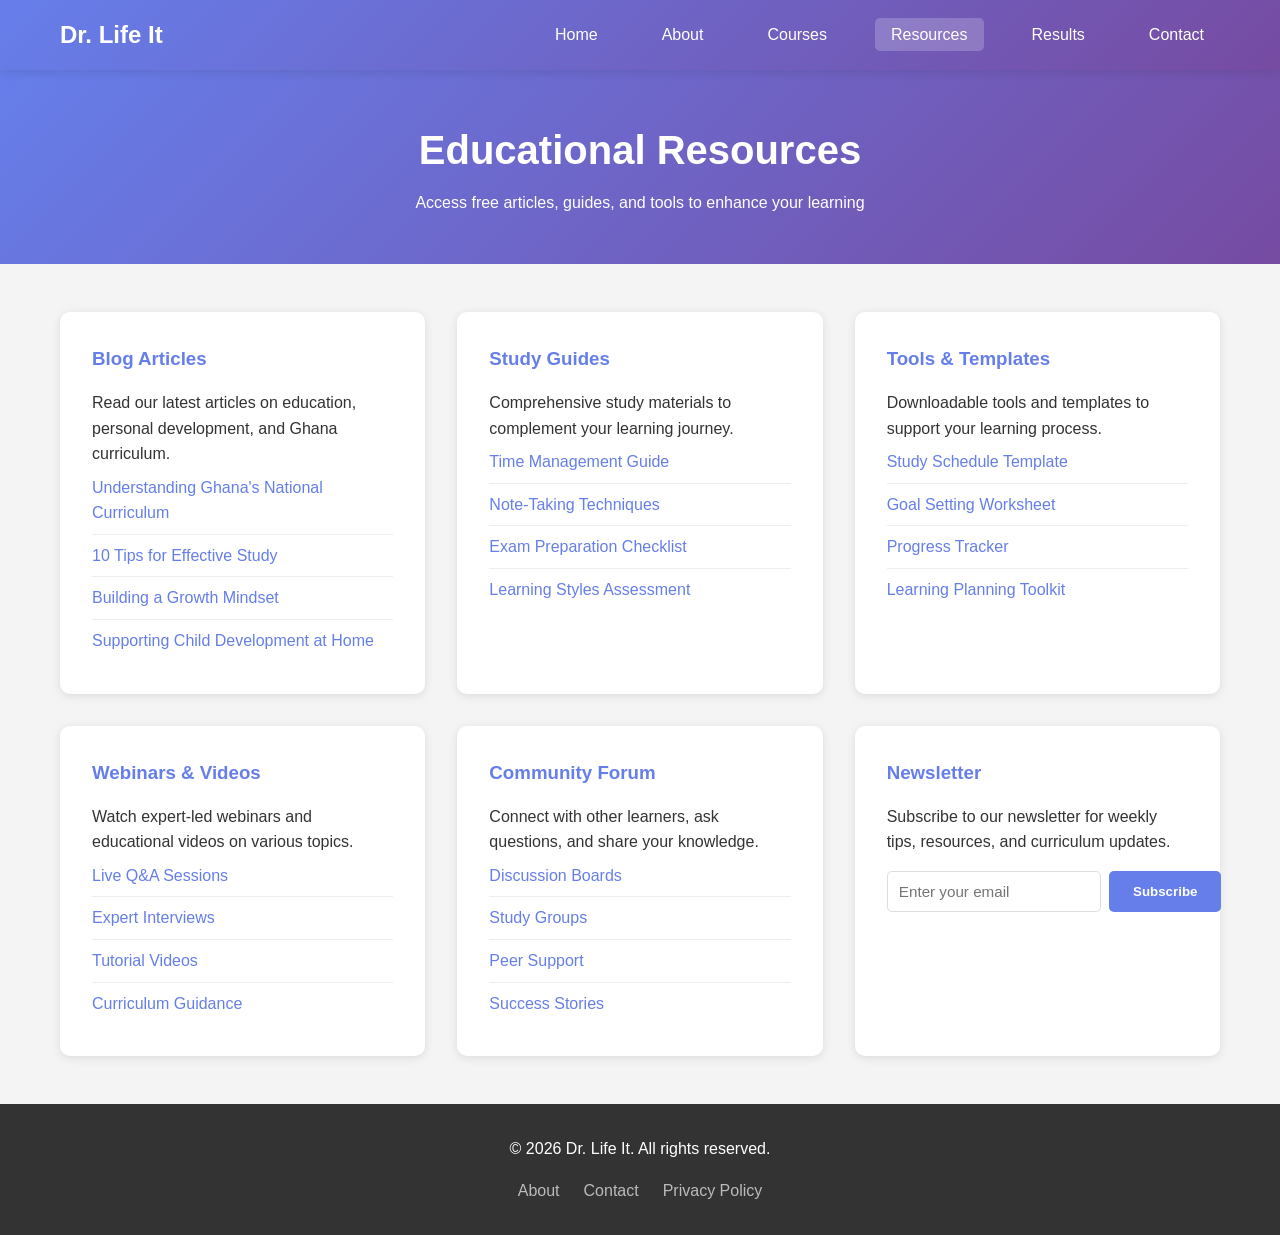
<file: resources.html>
<!DOCTYPE html>
<html lang="en">
<head>
    <meta charset="UTF-8">
    <meta name="viewport" content="width=device-width, initial-scale=1.0">
    <title>Resources - Dr. Life It</title>
    <link rel="stylesheet" href="styles.css">
</head>
<body>
    <nav class="navbar">
        <div class="nav-container">
            <div class="logo">Dr. Life It</div>
            <ul class="nav-menu">
                <li><a href="index.html">Home</a></li>
                <li><a href="about.html">About</a></li>
                <li><a href="courses.html">Courses</a></li>
                <li><a href="resources.html" class="active">Resources</a></li>
                <li><a href="results.html">Results</a></li>
                <li><a href="contact.html">Contact</a></li>
            </ul>
        </div>
    </nav>

    <header class="page-header">
        <h1>Educational Resources</h1>
        <p>Access free articles, guides, and tools to enhance your learning</p>
    </header>

    <section class="resources-container">
        <div class="resource-card">
            <h3>Blog Articles</h3>
            <p>Read our latest articles on education, personal development, and Ghana curriculum.</p>
            <ul>
                <li><a href="#">Understanding Ghana's National Curriculum</a></li>
                <li><a href="#">10 Tips for Effective Study</a></li>
                <li><a href="#">Building a Growth Mindset</a></li>
                <li><a href="#">Supporting Child Development at Home</a></li>
            </ul>
        </div>

        <div class="resource-card">
            <h3>Study Guides</h3>
            <p>Comprehensive study materials to complement your learning journey.</p>
            <ul>
                <li><a href="#">Time Management Guide</a></li>
                <li><a href="#">Note-Taking Techniques</a></li>
                <li><a href="#">Exam Preparation Checklist</a></li>
                <li><a href="#">Learning Styles Assessment</a></li>
            </ul>
        </div>

        <div class="resource-card">
            <h3>Tools & Templates</h3>
            <p>Downloadable tools and templates to support your learning process.</p>
            <ul>
                <li><a href="#">Study Schedule Template</a></li>
                <li><a href="#">Goal Setting Worksheet</a></li>
                <li><a href="#">Progress Tracker</a></li>
                <li><a href="#">Learning Planning Toolkit</a></li>
            </ul>
        </div>

        <div class="resource-card">
            <h3>Webinars & Videos</h3>
            <p>Watch expert-led webinars and educational videos on various topics.</p>
            <ul>
                <li><a href="#">Live Q&A Sessions</a></li>
                <li><a href="#">Expert Interviews</a></li>
                <li><a href="#">Tutorial Videos</a></li>
                <li><a href="#">Curriculum Guidance</a></li>
            </ul>
        </div>

        <div class="resource-card">
            <h3>Community Forum</h3>
            <p>Connect with other learners, ask questions, and share your knowledge.</p>
            <ul>
                <li><a href="#">Discussion Boards</a></li>
                <li><a href="#">Study Groups</a></li>
                <li><a href="#">Peer Support</a></li>
                <li><a href="#">Success Stories</a></li>
            </ul>
        </div>

        <div class="resource-card">
            <h3>Newsletter</h3>
            <p>Subscribe to our newsletter for weekly tips, resources, and curriculum updates.</p>
            <form class="newsletter-form">
                <input type="email" placeholder="Enter your email" required>
                <button type="submit">Subscribe</button>
            </form>
        </div>
    </section>

    <footer class="footer">
        <p>&copy; 2026 Dr. Life It. All rights reserved.</p>
        <ul class="footer-links">
            <li><a href="about.html">About</a></li>
            <li><a href="contact.html">Contact</a></li>
            <li><a href="#">Privacy Policy</a></li>
        </ul>
    </footer>
</body>
</html>
</file>
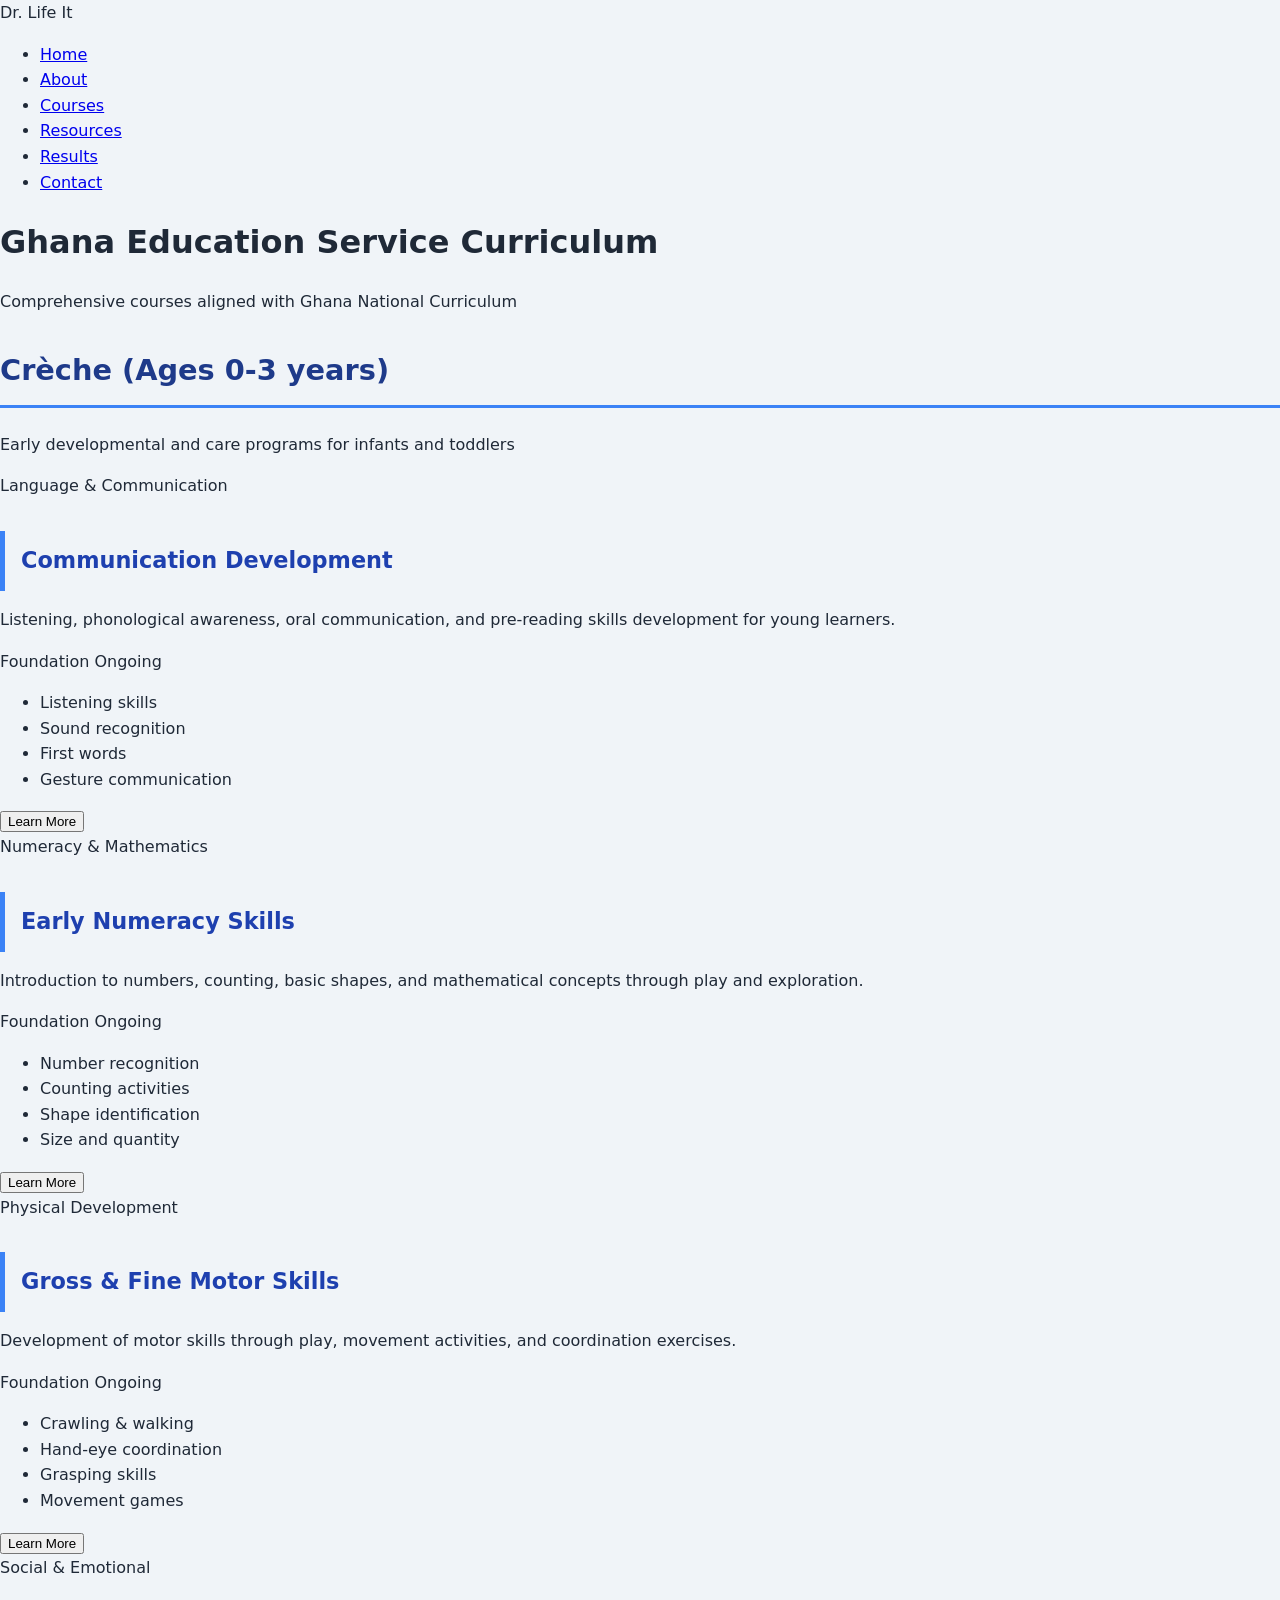
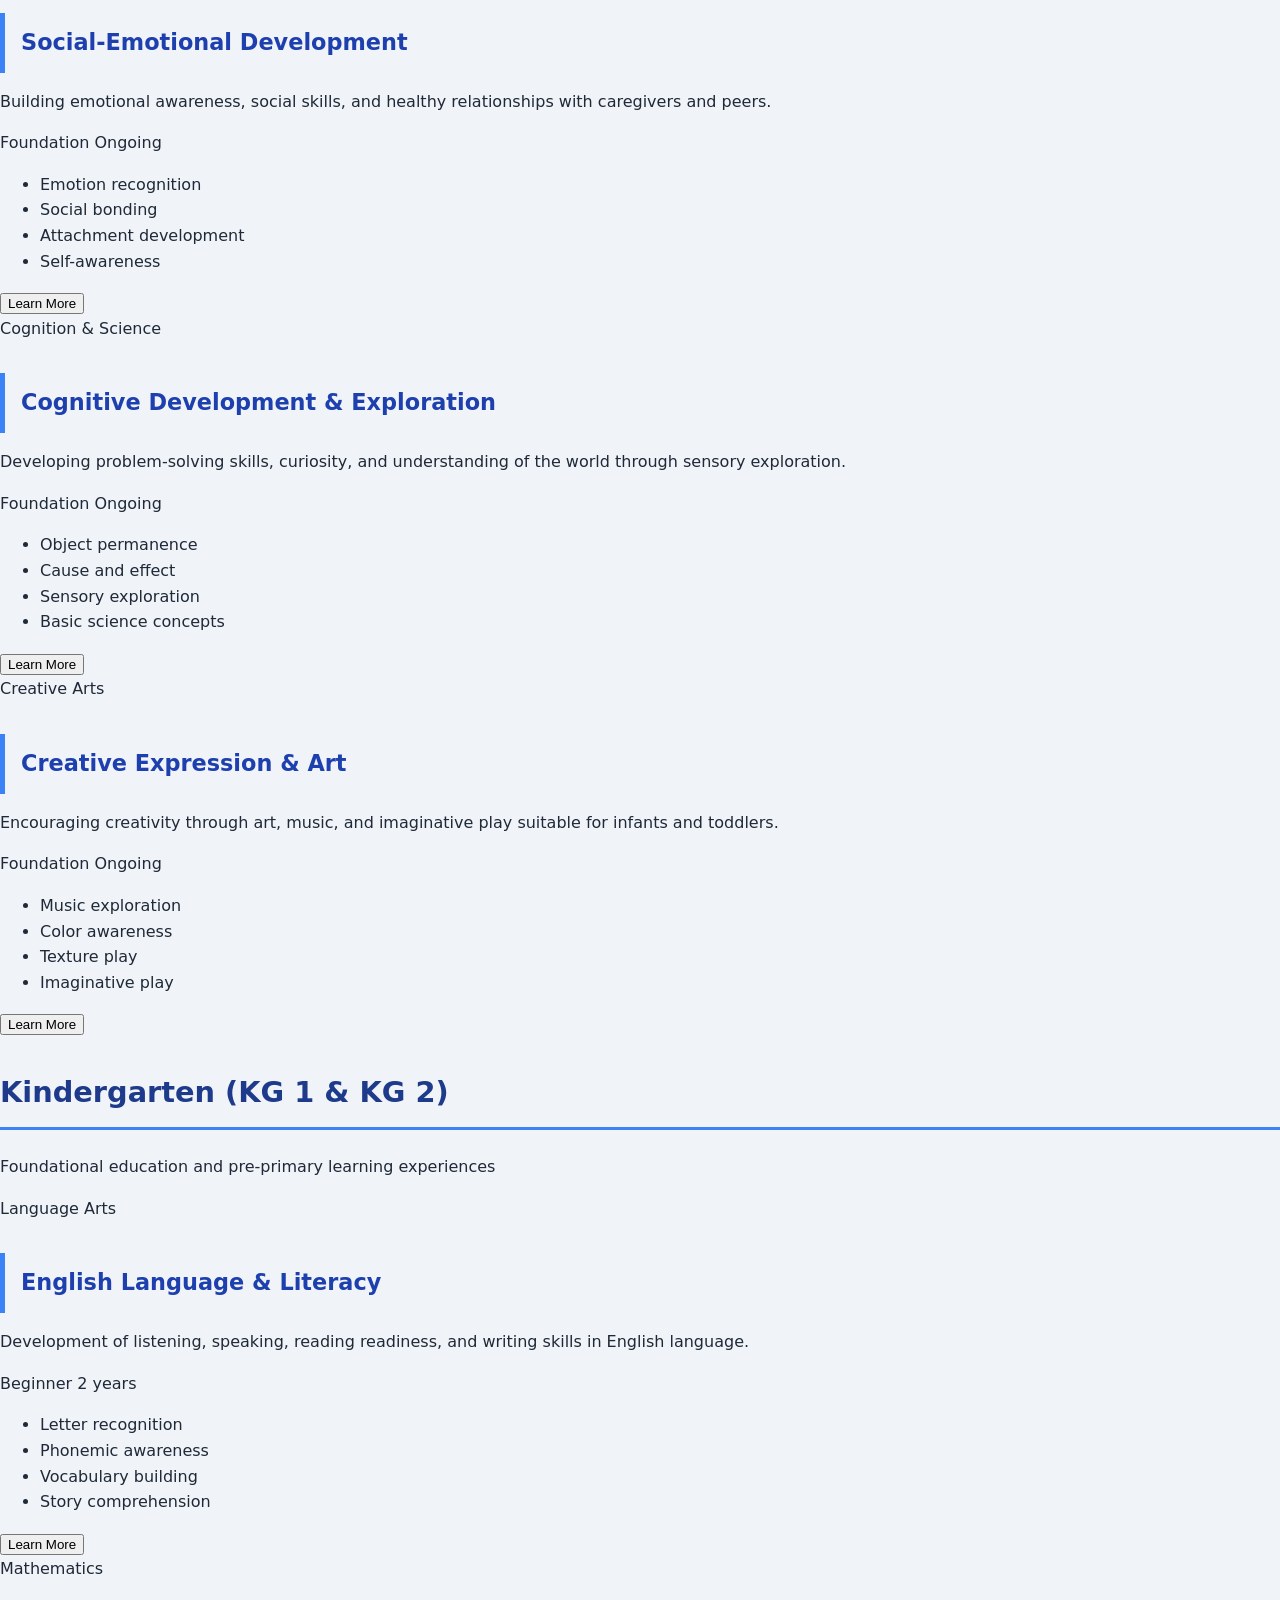
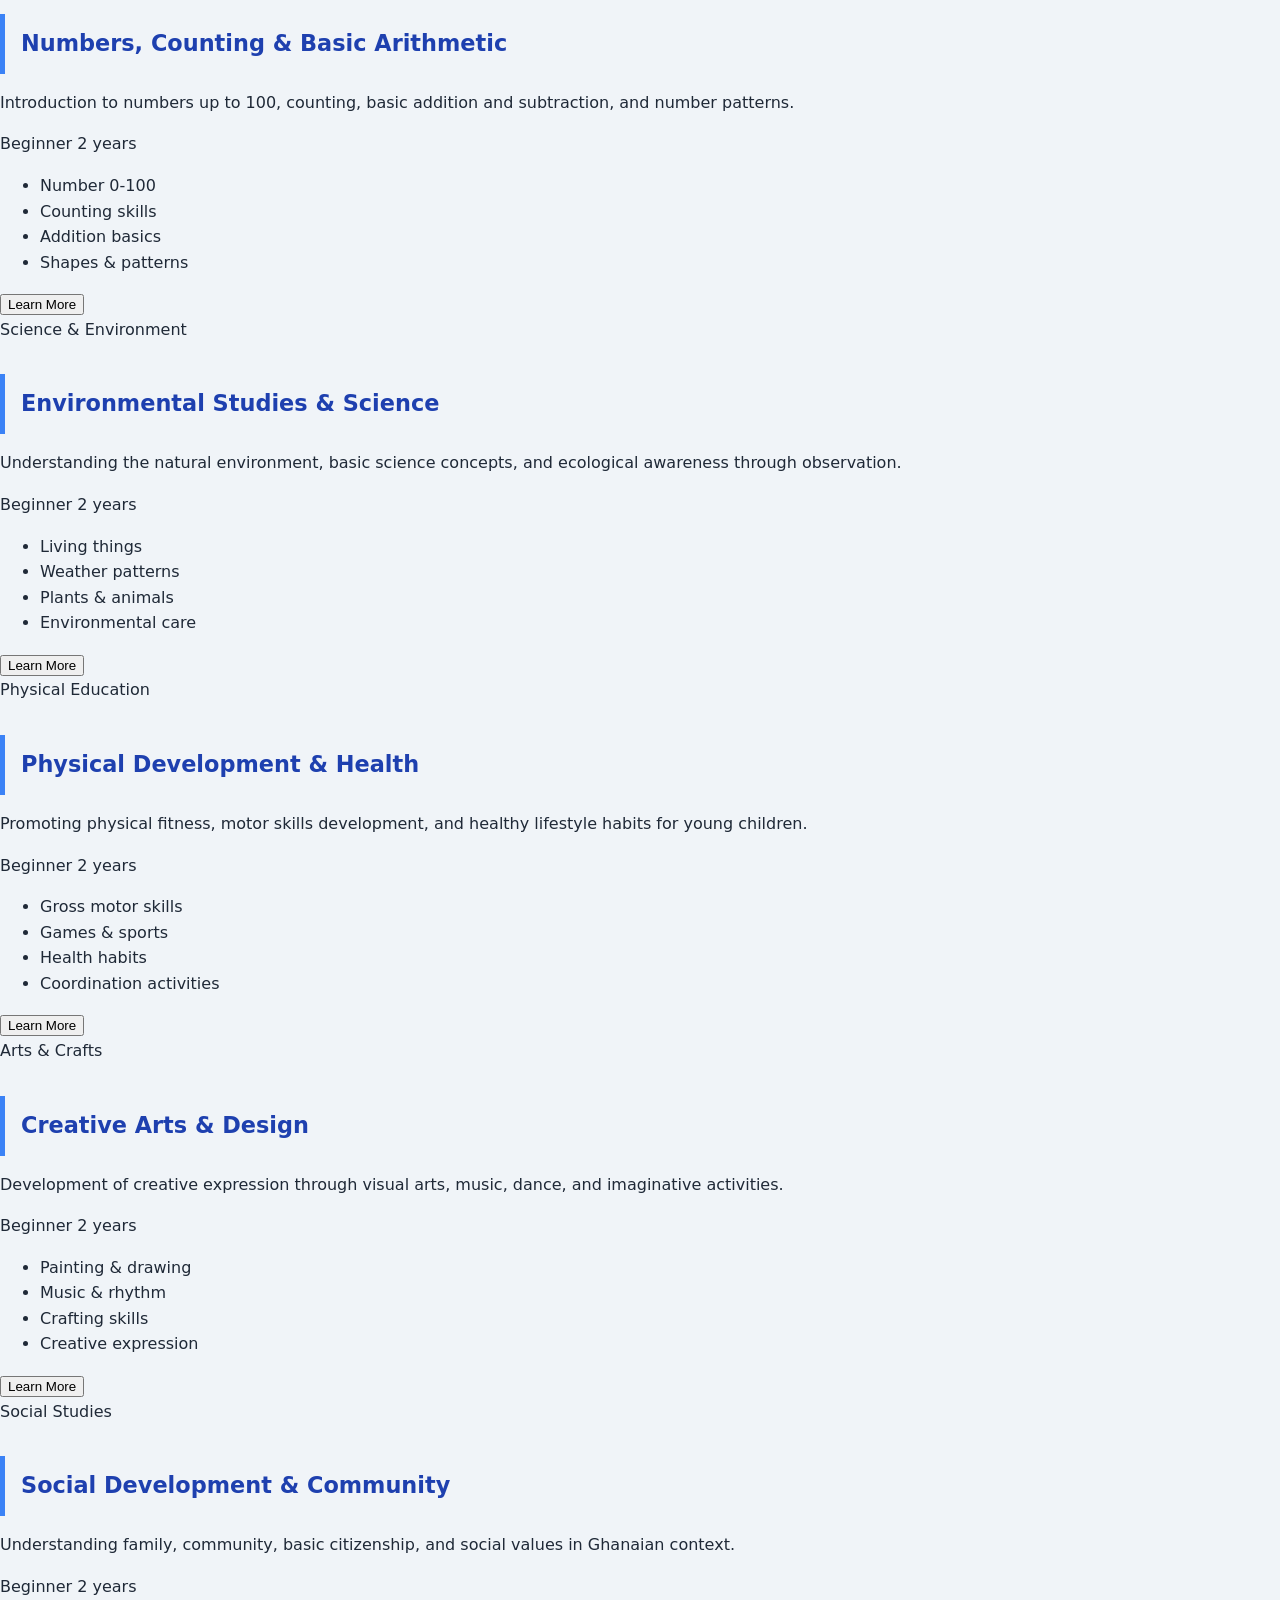
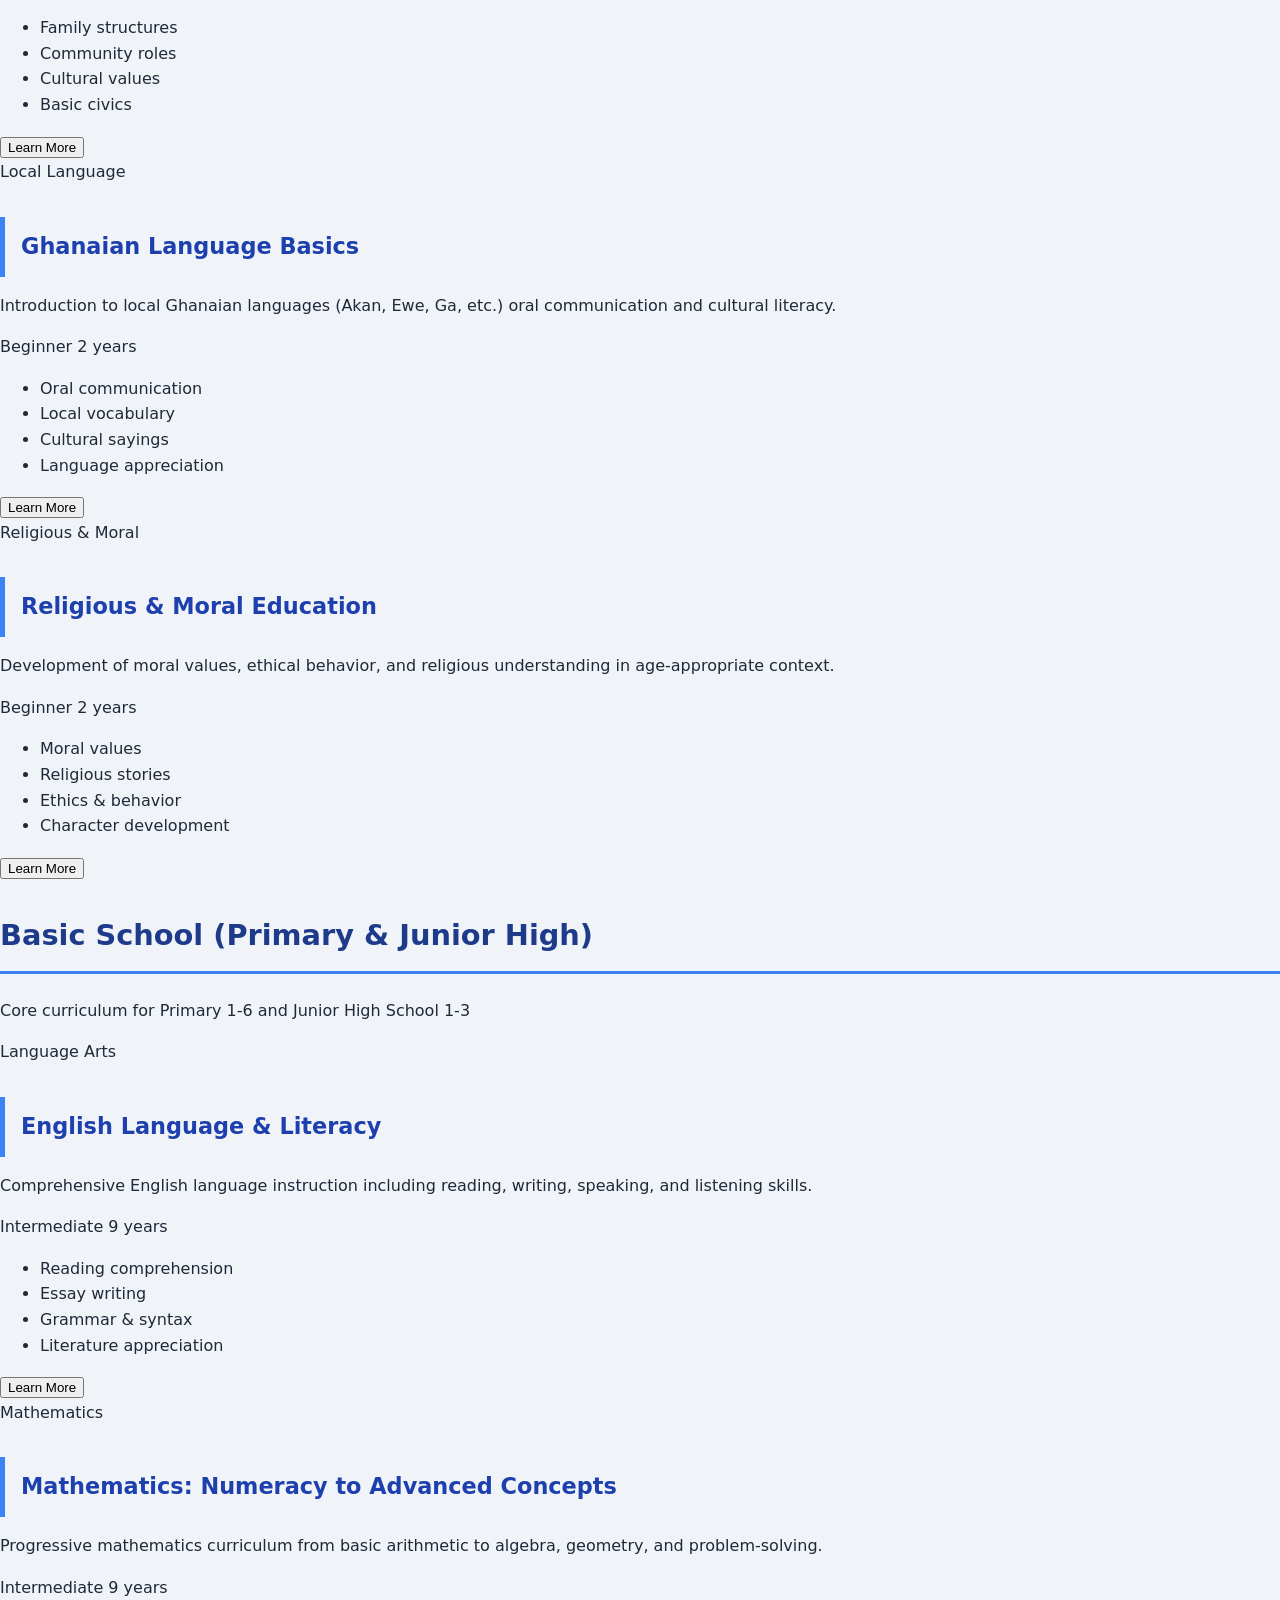
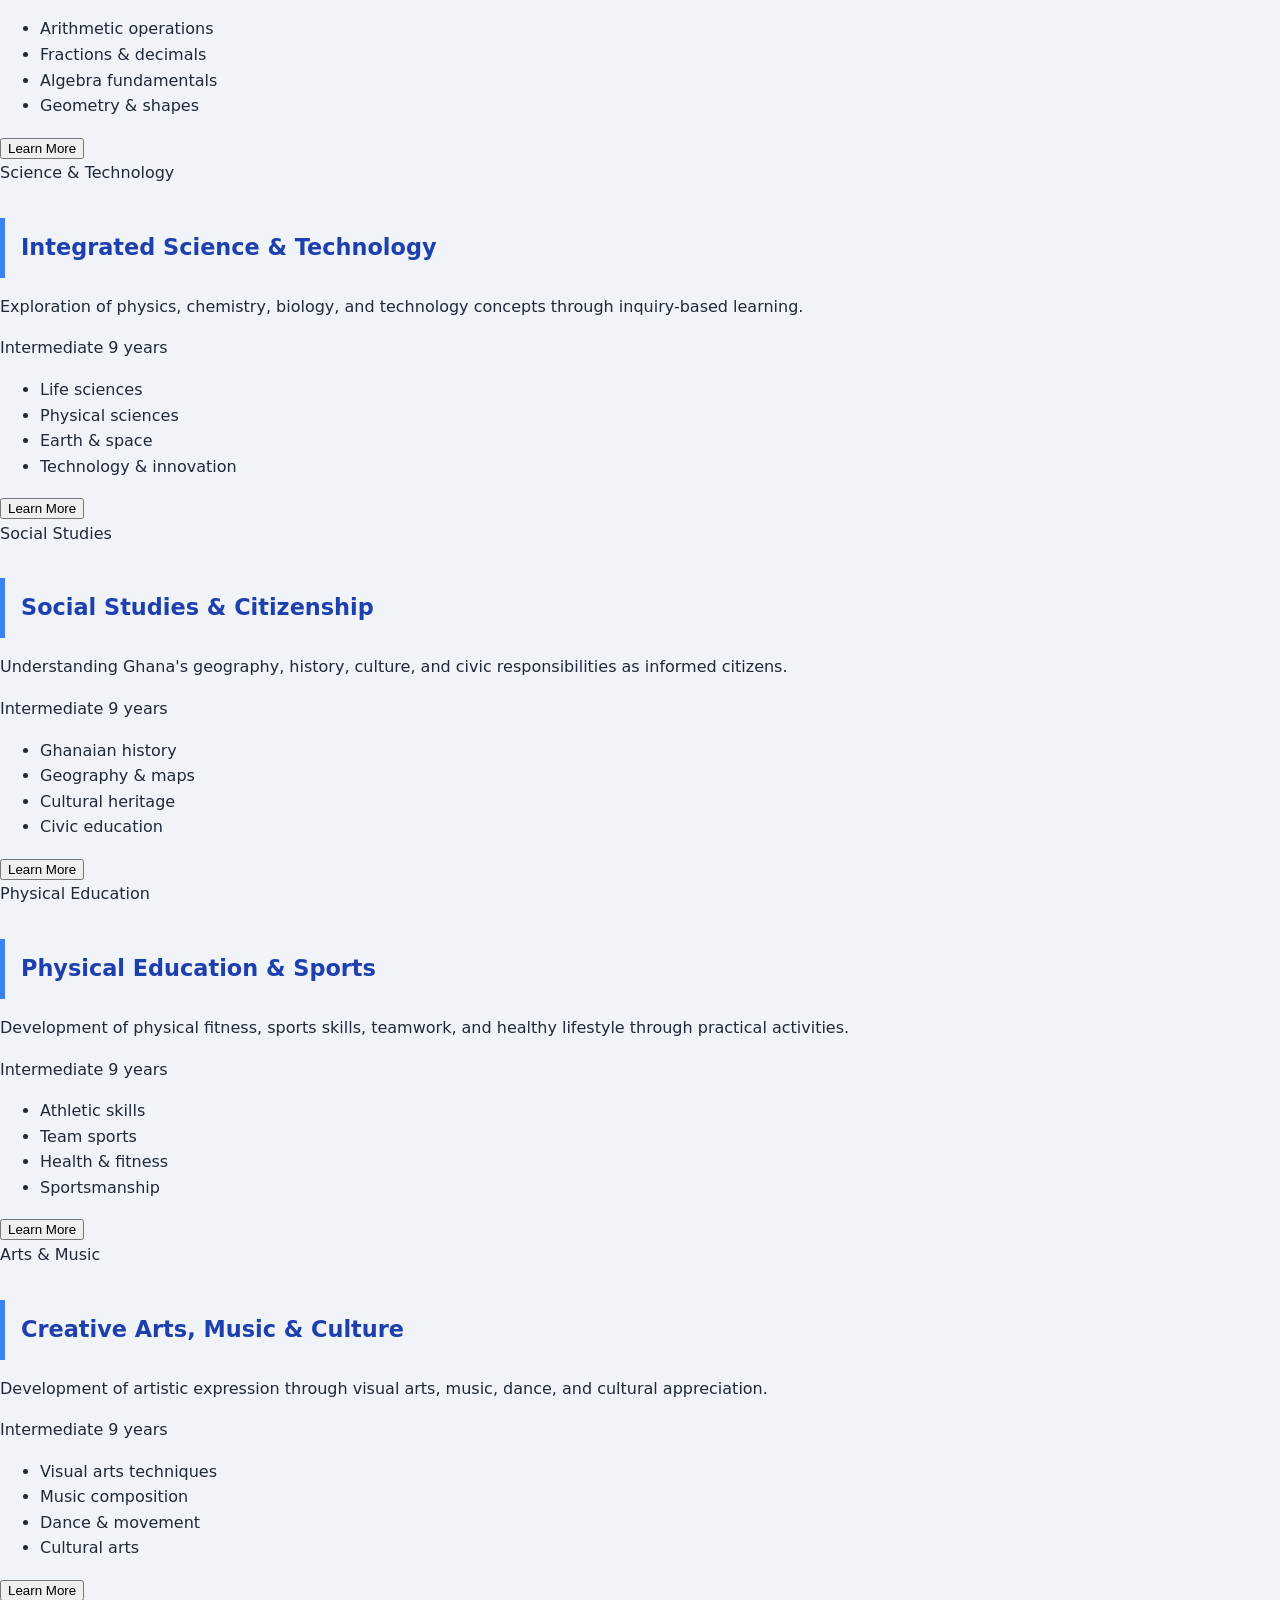
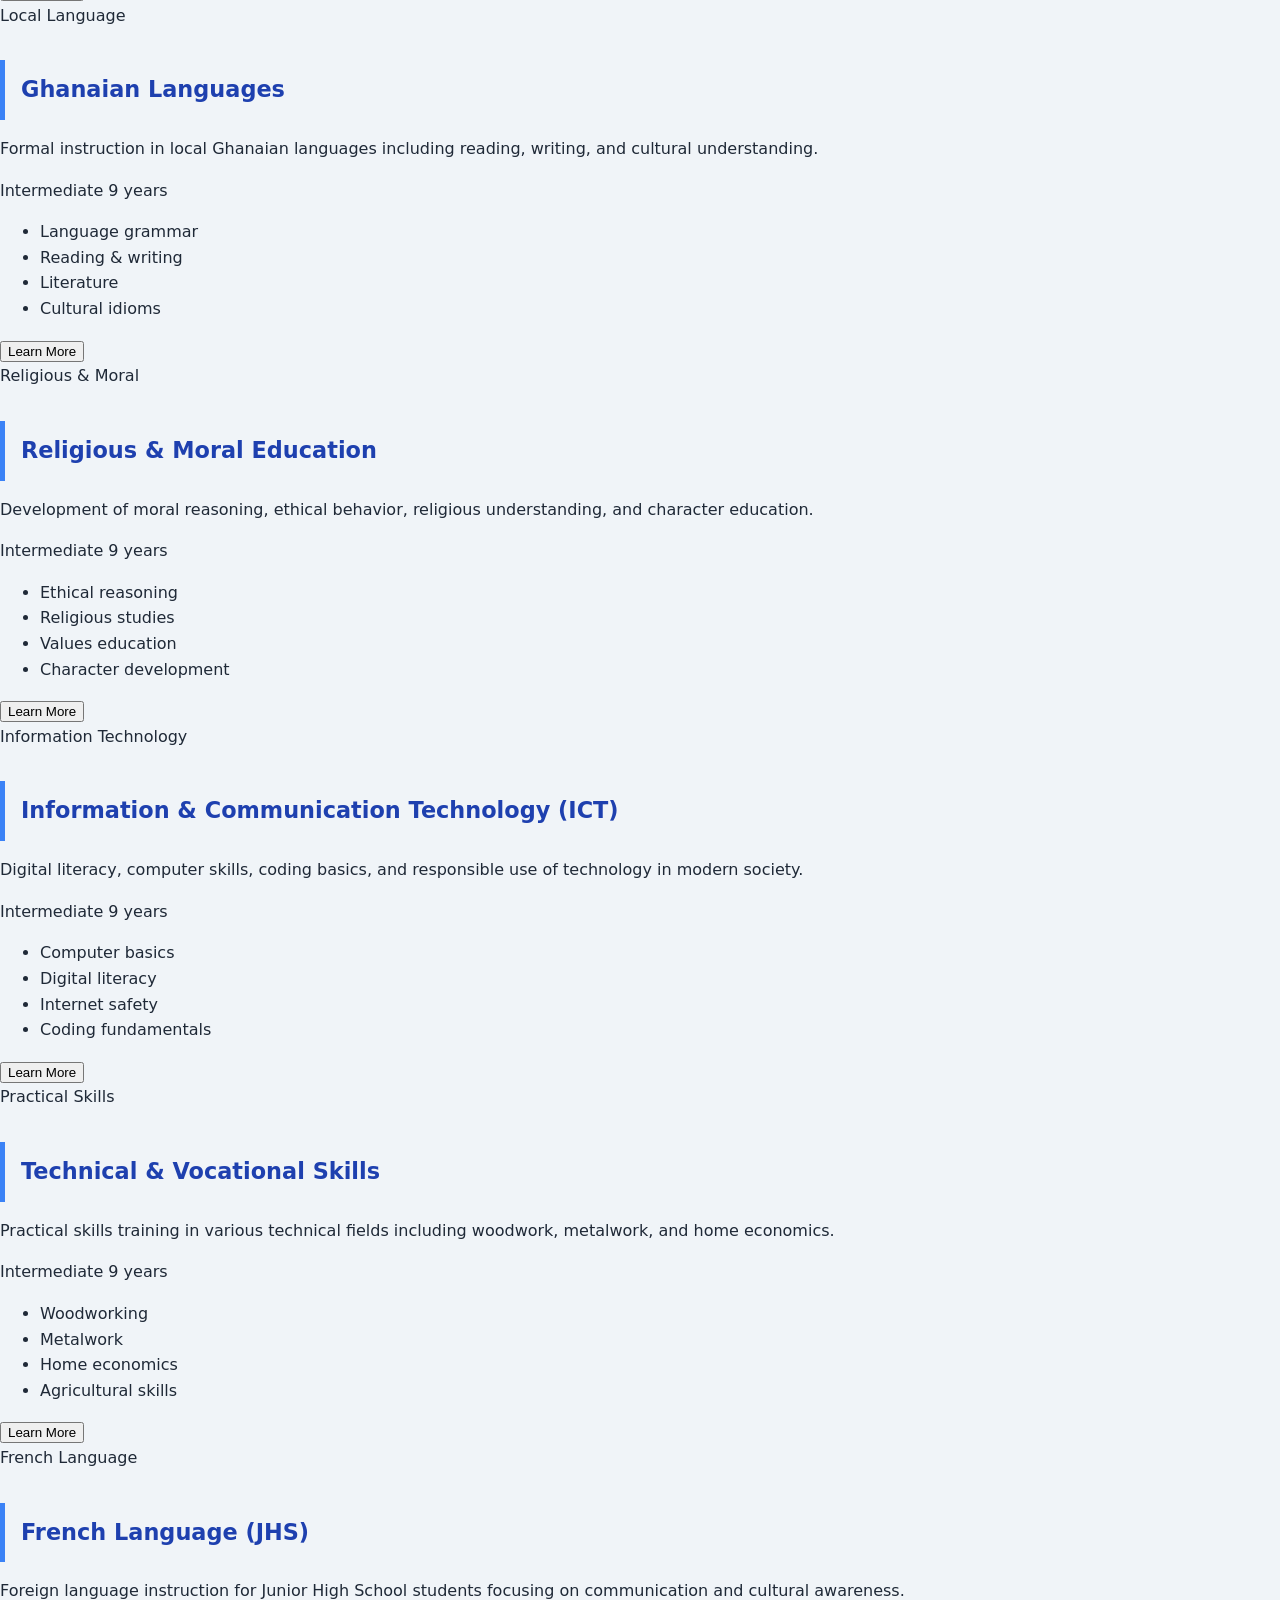
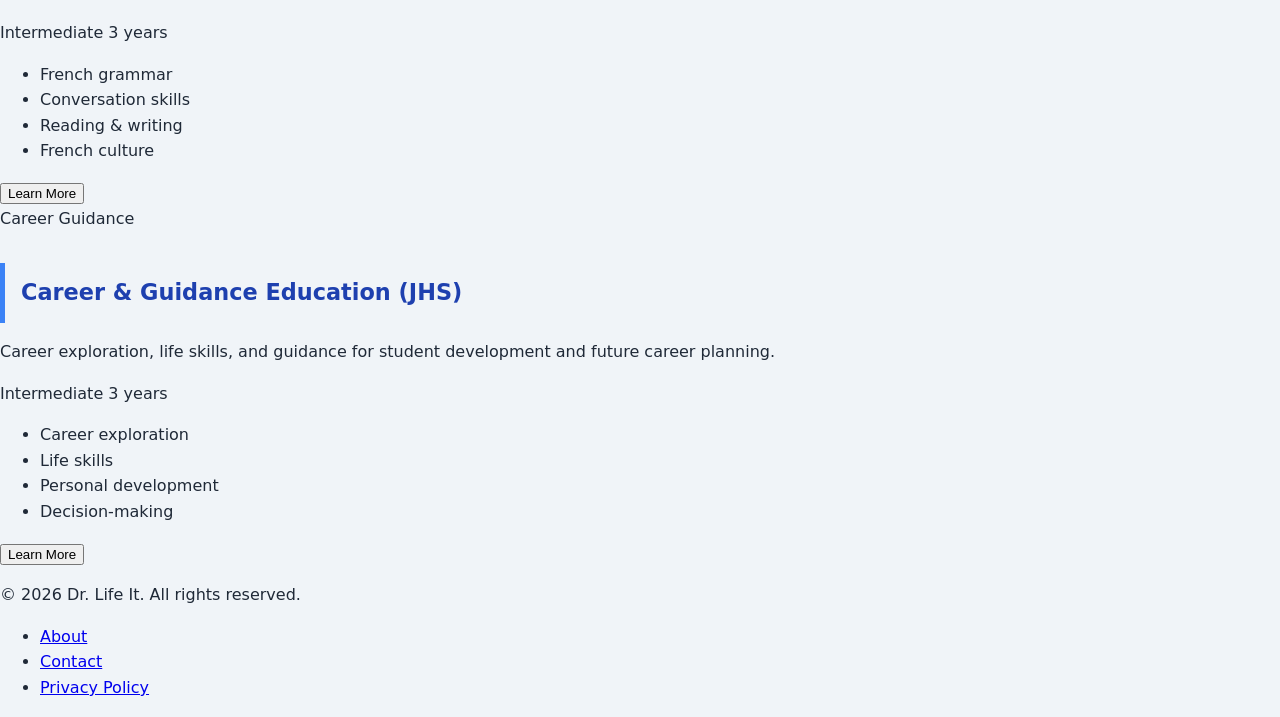
<file: docs/courses.html>
<!DOCTYPE html>
<html lang="en">
<head>
    <meta charset="UTF-8">
    <meta name="viewport" content="width=device-width, initial-scale=1.0">
    <title>Courses - Dr. Life It</title>
    <link rel="stylesheet" href="styles.css">
</head>
<body>
    <nav class="navbar">
        <div class="nav-container">
            <div class="logo">Dr. Life It</div>
            <ul class="nav-menu">
                <li><a href="index.html">Home</a></li>
                <li><a href="about.html">About</a></li>
                <li><a href="courses.html" class="active">Courses</a></li>
                <li><a href="resources.html">Resources</a></li>
                <li><a href="results.html">Results</a></li>
                <li><a href="contact.html">Contact</a></li>
            </ul>
        </div>
    </nav>

    <header class="page-header">
        <h1>Ghana Education Service Curriculum</h1>
        <p>Comprehensive courses aligned with Ghana National Curriculum</p>
    </header>

    <!-- CRÈCHE SECTION -->
    <section class="curriculum-section">
        <div class="section-header">
            <h2>Crèche (Ages 0-3 years)</h2>
            <p>Early developmental and care programs for infants and toddlers</p>
        </div>

        <div class="courses-container">
            <div class="course-card">
                <div class="course-header">Language & Communication</div>
                <h3>Communication Development</h3>
                <p>Listening, phonological awareness, oral communication, and pre-reading skills development for young learners.</p>
                <div class="course-info">
                    <span class="difficulty">Foundation</span>
                    <span class="duration">Ongoing</span>
                </div>
                <ul class="course-topics">
                    <li>Listening skills</li>
                    <li>Sound recognition</li>
                    <li>First words</li>
                    <li>Gesture communication</li>
                </ul>
                <button class="enroll-btn">Learn More</button>
            </div>

            <div class="course-card">
                <div class="course-header">Numeracy & Mathematics</div>
                <h3>Early Numeracy Skills</h3>
                <p>Introduction to numbers, counting, basic shapes, and mathematical concepts through play and exploration.</p>
                <div class="course-info">
                    <span class="difficulty">Foundation</span>
                    <span class="duration">Ongoing</span>
                </div>
                <ul class="course-topics">
                    <li>Number recognition</li>
                    <li>Counting activities</li>
                    <li>Shape identification</li>
                    <li>Size and quantity</li>
                </ul>
                <button class="enroll-btn">Learn More</button>
            </div>

            <div class="course-card">
                <div class="course-header">Physical Development</div>
                <h3>Gross & Fine Motor Skills</h3>
                <p>Development of motor skills through play, movement activities, and coordination exercises.</p>
                <div class="course-info">
                    <span class="difficulty">Foundation</span>
                    <span class="duration">Ongoing</span>
                </div>
                <ul class="course-topics">
                    <li>Crawling & walking</li>
                    <li>Hand-eye coordination</li>
                    <li>Grasping skills</li>
                    <li>Movement games</li>
                </ul>
                <button class="enroll-btn">Learn More</button>
            </div>

            <div class="course-card">
                <div class="course-header">Social & Emotional</div>
                <h3>Social-Emotional Development</h3>
                <p>Building emotional awareness, social skills, and healthy relationships with caregivers and peers.</p>
                <div class="course-info">
                    <span class="difficulty">Foundation</span>
                    <span class="duration">Ongoing</span>
                </div>
                <ul class="course-topics">
                    <li>Emotion recognition</li>
                    <li>Social bonding</li>
                    <li>Attachment development</li>
                    <li>Self-awareness</li>
                </ul>
                <button class="enroll-btn">Learn More</button>
            </div>

            <div class="course-card">
                <div class="course-header">Cognition & Science</div>
                <h3>Cognitive Development & Exploration</h3>
                <p>Developing problem-solving skills, curiosity, and understanding of the world through sensory exploration.</p>
                <div class="course-info">
                    <span class="difficulty">Foundation</span>
                    <span class="duration">Ongoing</span>
                </div>
                <ul class="course-topics">
                    <li>Object permanence</li>
                    <li>Cause and effect</li>
                    <li>Sensory exploration</li>
                    <li>Basic science concepts</li>
                </ul>
                <button class="enroll-btn">Learn More</button>
            </div>

            <div class="course-card">
                <div class="course-header">Creative Arts</div>
                <h3>Creative Expression & Art</h3>
                <p>Encouraging creativity through art, music, and imaginative play suitable for infants and toddlers.</p>
                <div class="course-info">
                    <span class="difficulty">Foundation</span>
                    <span class="duration">Ongoing</span>
                </div>
                <ul class="course-topics">
                    <li>Music exploration</li>
                    <li>Color awareness</li>
                    <li>Texture play</li>
                    <li>Imaginative play</li>
                </ul>
                <button class="enroll-btn">Learn More</button>
            </div>
        </div>
    </section>

    <!-- KINDERGARTEN SECTION -->
    <section class="curriculum-section">
        <div class="section-header">
            <h2>Kindergarten (KG 1 & KG 2)</h2>
            <p>Foundational education and pre-primary learning experiences</p>
        </div>

        <div class="courses-container">
            <div class="course-card">
                <div class="course-header">Language Arts</div>
                <h3>English Language & Literacy</h3>
                <p>Development of listening, speaking, reading readiness, and writing skills in English language.</p>
                <div class="course-info">
                    <span class="difficulty">Beginner</span>
                    <span class="duration">2 years</span>
                </div>
                <ul class="course-topics">
                    <li>Letter recognition</li>
                    <li>Phonemic awareness</li>
                    <li>Vocabulary building</li>
                    <li>Story comprehension</li>
                </ul>
                <button class="enroll-btn">Learn More</button>
            </div>

            <div class="course-card">
                <div class="course-header">Mathematics</div>
                <h3>Numbers, Counting & Basic Arithmetic</h3>
                <p>Introduction to numbers up to 100, counting, basic addition and subtraction, and number patterns.</p>
                <div class="course-info">
                    <span class="difficulty">Beginner</span>
                    <span class="duration">2 years</span>
                </div>
                <ul class="course-topics">
                    <li>Number 0-100</li>
                    <li>Counting skills</li>
                    <li>Addition basics</li>
                    <li>Shapes & patterns</li>
                </ul>
                <button class="enroll-btn">Learn More</button>
            </div>

            <div class="course-card">
                <div class="course-header">Science & Environment</div>
                <h3>Environmental Studies & Science</h3>
                <p>Understanding the natural environment, basic science concepts, and ecological awareness through observation.</p>
                <div class="course-info">
                    <span class="difficulty">Beginner</span>
                    <span class="duration">2 years</span>
                </div>
                <ul class="course-topics">
                    <li>Living things</li>
                    <li>Weather patterns</li>
                    <li>Plants & animals</li>
                    <li>Environmental care</li>
                </ul>
                <button class="enroll-btn">Learn More</button>
            </div>

            <div class="course-card">
                <div class="course-header">Physical Education</div>
                <h3>Physical Development & Health</h3>
                <p>Promoting physical fitness, motor skills development, and healthy lifestyle habits for young children.</p>
                <div class="course-info">
                    <span class="difficulty">Beginner</span>
                    <span class="duration">2 years</span>
                </div>
                <ul class="course-topics">
                    <li>Gross motor skills</li>
                    <li>Games & sports</li>
                    <li>Health habits</li>
                    <li>Coordination activities</li>
                </ul>
                <button class="enroll-btn">Learn More</button>
            </div>

            <div class="course-card">
                <div class="course-header">Arts & Crafts</div>
                <h3>Creative Arts & Design</h3>
                <p>Development of creative expression through visual arts, music, dance, and imaginative activities.</p>
                <div class="course-info">
                    <span class="difficulty">Beginner</span>
                    <span class="duration">2 years</span>
                </div>
                <ul class="course-topics">
                    <li>Painting & drawing</li>
                    <li>Music & rhythm</li>
                    <li>Crafting skills</li>
                    <li>Creative expression</li>
                </ul>
                <button class="enroll-btn">Learn More</button>
            </div>

            <div class="course-card">
                <div class="course-header">Social Studies</div>
                <h3>Social Development & Community</h3>
                <p>Understanding family, community, basic citizenship, and social values in Ghanaian context.</p>
                <div class="course-info">
                    <span class="difficulty">Beginner</span>
                    <span class="duration">2 years</span>
                </div>
                <ul class="course-topics">
                    <li>Family structures</li>
                    <li>Community roles</li>
                    <li>Cultural values</li>
                    <li>Basic civics</li>
                </ul>
                <button class="enroll-btn">Learn More</button>
            </div>

            <div class="course-card">
                <div class="course-header">Local Language</div>
                <h3>Ghanaian Language Basics</h3>
                <p>Introduction to local Ghanaian languages (Akan, Ewe, Ga, etc.) oral communication and cultural literacy.</p>
                <div class="course-info">
                    <span class="difficulty">Beginner</span>
                    <span class="duration">2 years</span>
                </div>
                <ul class="course-topics">
                    <li>Oral communication</li>
                    <li>Local vocabulary</li>
                    <li>Cultural sayings</li>
                    <li>Language appreciation</li>
                </ul>
                <button class="enroll-btn">Learn More</button>
            </div>

            <div class="course-card">
                <div class="course-header">Religious & Moral</div>
                <h3>Religious & Moral Education</h3>
                <p>Development of moral values, ethical behavior, and religious understanding in age-appropriate context.</p>
                <div class="course-info">
                    <span class="difficulty">Beginner</span>
                    <span class="duration">2 years</span>
                </div>
                <ul class="course-topics">
                    <li>Moral values</li>
                    <li>Religious stories</li>
                    <li>Ethics & behavior</li>
                    <li>Character development</li>
                </ul>
                <button class="enroll-btn">Learn More</button>
            </div>
        </div>
    </section>

    <!-- BASIC SCHOOL SECTION -->
    <section class="curriculum-section">
        <div class="section-header">
            <h2>Basic School (Primary & Junior High)</h2>
            <p>Core curriculum for Primary 1-6 and Junior High School 1-3</p>
        </div>

        <div class="courses-container">
            <div class="course-card">
                <div class="course-header">Language Arts</div>
                <h3>English Language & Literacy</h3>
                <p>Comprehensive English language instruction including reading, writing, speaking, and listening skills.</p>
                <div class="course-info">
                    <span class="difficulty">Intermediate</span>
                    <span class="duration">9 years</span>
                </div>
                <ul class="course-topics">
                    <li>Reading comprehension</li>
                    <li>Essay writing</li>
                    <li>Grammar & syntax</li>
                    <li>Literature appreciation</li>
                </ul>
                <button class="enroll-btn">Learn More</button>
            </div>

            <div class="course-card">
                <div class="course-header">Mathematics</div>
                <h3>Mathematics: Numeracy to Advanced Concepts</h3>
                <p>Progressive mathematics curriculum from basic arithmetic to algebra, geometry, and problem-solving.</p>
                <div class="course-info">
                    <span class="difficulty">Intermediate</span>
                    <span class="duration">9 years</span>
                </div>
                <ul class="course-topics">
                    <li>Arithmetic operations</li>
                    <li>Fractions & decimals</li>
                    <li>Algebra fundamentals</li>
                    <li>Geometry & shapes</li>
                </ul>
                <button class="enroll-btn">Learn More</button>
            </div>

            <div class="course-card">
                <div class="course-header">Science & Technology</div>
                <h3>Integrated Science & Technology</h3>
                <p>Exploration of physics, chemistry, biology, and technology concepts through inquiry-based learning.</p>
                <div class="course-info">
                    <span class="difficulty">Intermediate</span>
                    <span class="duration">9 years</span>
                </div>
                <ul class="course-topics">
                    <li>Life sciences</li>
                    <li>Physical sciences</li>
                    <li>Earth & space</li>
                    <li>Technology & innovation</li>
                </ul>
                <button class="enroll-btn">Learn More</button>
            </div>

            <div class="course-card">
                <div class="course-header">Social Studies</div>
                <h3>Social Studies & Citizenship</h3>
                <p>Understanding Ghana's geography, history, culture, and civic responsibilities as informed citizens.</p>
                <div class="course-info">
                    <span class="difficulty">Intermediate</span>
                    <span class="duration">9 years</span>
                </div>
                <ul class="course-topics">
                    <li>Ghanaian history</li>
                    <li>Geography & maps</li>
                    <li>Cultural heritage</li>
                    <li>Civic education</li>
                </ul>
                <button class="enroll-btn">Learn More</button>
            </div>

            <div class="course-card">
                <div class="course-header">Physical Education</div>
                <h3>Physical Education & Sports</h3>
                <p>Development of physical fitness, sports skills, teamwork, and healthy lifestyle through practical activities.</p>
                <div class="course-info">
                    <span class="difficulty">Intermediate</span>
                    <span class="duration">9 years</span>
                </div>
                <ul class="course-topics">
                    <li>Athletic skills</li>
                    <li>Team sports</li>
                    <li>Health & fitness</li>
                    <li>Sportsmanship</li>
                </ul>
                <button class="enroll-btn">Learn More</button>
            </div>

            <div class="course-card">
                <div class="course-header">Arts & Music</div>
                <h3>Creative Arts, Music & Culture</h3>
                <p>Development of artistic expression through visual arts, music, dance, and cultural appreciation.</p>
                <div class="course-info">
                    <span class="difficulty">Intermediate</span>
                    <span class="duration">9 years</span>
                </div>
                <ul class="course-topics">
                    <li>Visual arts techniques</li>
                    <li>Music composition</li>
                    <li>Dance & movement</li>
                    <li>Cultural arts</li>
                </ul>
                <button class="enroll-btn">Learn More</button>
            </div>

            <div class="course-card">
                <div class="course-header">Local Language</div>
                <h3>Ghanaian Languages</h3>
                <p>Formal instruction in local Ghanaian languages including reading, writing, and cultural understanding.</p>
                <div class="course-info">
                    <span class="difficulty">Intermediate</span>
                    <span class="duration">9 years</span>
                </div>
                <ul class="course-topics">
                    <li>Language grammar</li>
                    <li>Reading & writing</li>
                    <li>Literature</li>
                    <li>Cultural idioms</li>
                </ul>
                <button class="enroll-btn">Learn More</button>
            </div>

            <div class="course-card">
                <div class="course-header">Religious & Moral</div>
                <h3>Religious & Moral Education</h3>
                <p>Development of moral reasoning, ethical behavior, religious understanding, and character education.</p>
                <div class="course-info">
                    <span class="difficulty">Intermediate</span>
                    <span class="duration">9 years</span>
                </div>
                <ul class="course-topics">
                    <li>Ethical reasoning</li>
                    <li>Religious studies</li>
                    <li>Values education</li>
                    <li>Character development</li>
                </ul>
                <button class="enroll-btn">Learn More</button>
            </div>

            <div class="course-card">
                <div class="course-header">Information Technology</div>
                <h3>Information & Communication Technology (ICT)</h3>
                <p>Digital literacy, computer skills, coding basics, and responsible use of technology in modern society.</p>
                <div class="course-info">
                    <span class="difficulty">Intermediate</span>
                    <span class="duration">9 years</span>
                </div>
                <ul class="course-topics">
                    <li>Computer basics</li>
                    <li>Digital literacy</li>
                    <li>Internet safety</li>
                    <li>Coding fundamentals</li>
                </ul>
                <button class="enroll-btn">Learn More</button>
            </div>

            <div class="course-card">
                <div class="course-header">Practical Skills</div>
                <h3>Technical & Vocational Skills</h3>
                <p>Practical skills training in various technical fields including woodwork, metalwork, and home economics.</p>
                <div class="course-info">
                    <span class="difficulty">Intermediate</span>
                    <span class="duration">9 years</span>
                </div>
                <ul class="course-topics">
                    <li>Woodworking</li>
                    <li>Metalwork</li>
                    <li>Home economics</li>
                    <li>Agricultural skills</li>
                </ul>
                <button class="enroll-btn">Learn More</button>
            </div>

            <div class="course-card">
                <div class="course-header">French Language</div>
                <h3>French Language (JHS)</h3>
                <p>Foreign language instruction for Junior High School students focusing on communication and cultural awareness.</p>
                <div class="course-info">
                    <span class="difficulty">Intermediate</span>
                    <span class="duration">3 years</span>
                </div>
                <ul class="course-topics">
                    <li>French grammar</li>
                    <li>Conversation skills</li>
                    <li>Reading & writing</li>
                    <li>French culture</li>
                </ul>
                <button class="enroll-btn">Learn More</button>
            </div>

            <div class="course-card">
                <div class="course-header">Career Guidance</div>
                <h3>Career & Guidance Education (JHS)</h3>
                <p>Career exploration, life skills, and guidance for student development and future career planning.</p>
                <div class="course-info">
                    <span class="difficulty">Intermediate</span>
                    <span class="duration">3 years</span>
                </div>
                <ul class="course-topics">
                    <li>Career exploration</li>
                    <li>Life skills</li>
                    <li>Personal development</li>
                    <li>Decision-making</li>
                </ul>
                <button class="enroll-btn">Learn More</button>
            </div>
        </div>
    </section>

    <footer class="footer">
        <p>&copy; 2026 Dr. Life It. All rights reserved.</p>
        <ul class="footer-links">
            <li><a href="about.html">About</a></li>
            <li><a href="contact.html">Contact</a></li>
            <li><a href="#">Privacy Policy</a></li>
        </ul>
    </footer>
</body>
</html>
</file>
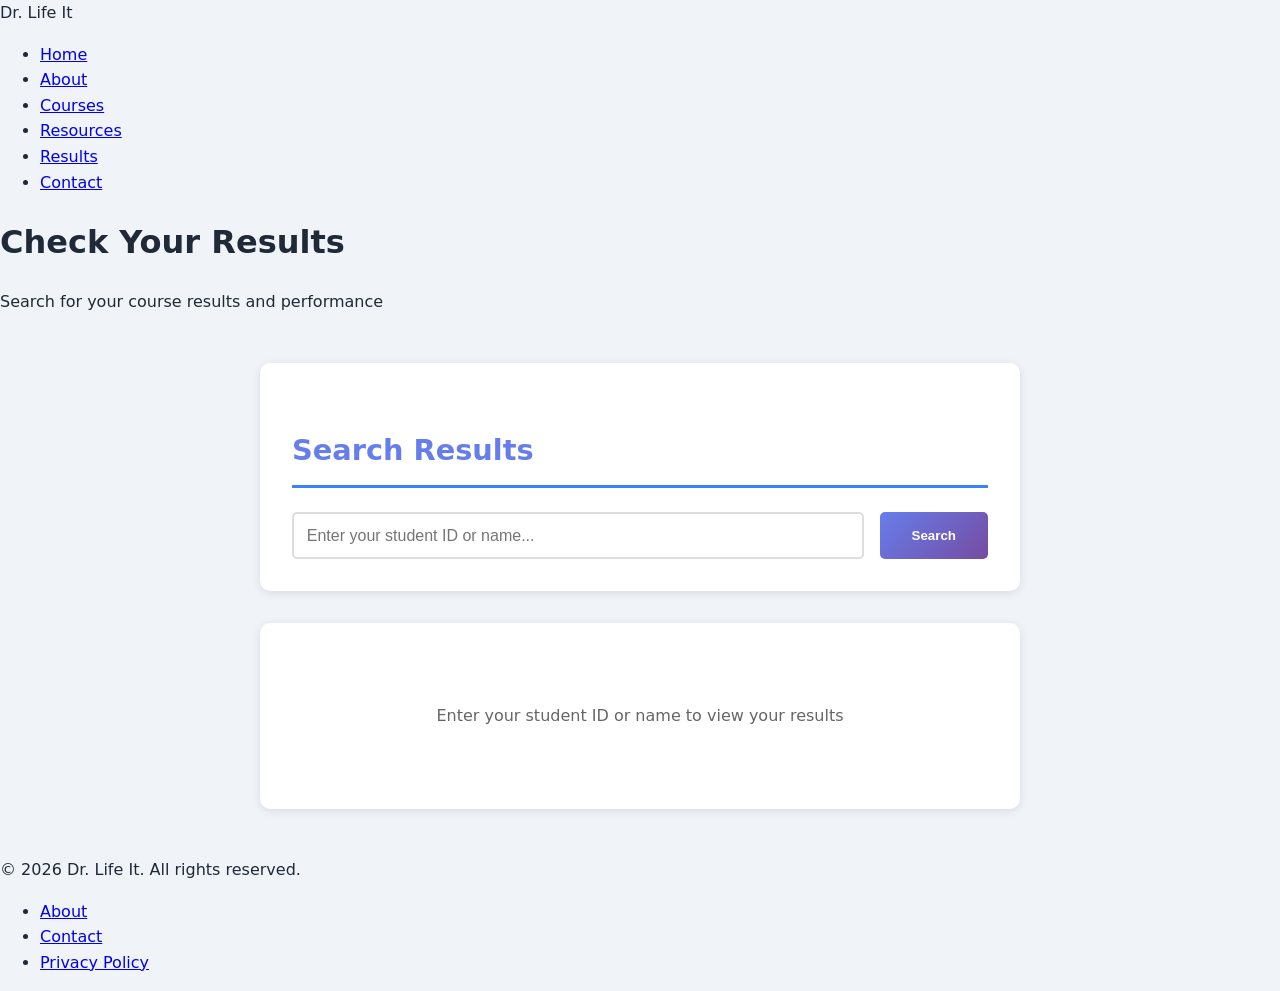
<file: docs/results.html>
<!DOCTYPE html>
<html lang="en">
<head>
    <meta charset="UTF-8">
    <meta name="viewport" content="width=device-width, initial-scale=1.0">
    <title>Results Check - Dr. Life It</title>
    <link rel="stylesheet" href="styles.css">
    <style>
        .results-container {
            max-width: 800px;
            margin: 3rem auto;
            padding: 0 20px;
        }

        .search-box {
            background: white;
            padding: 2rem;
            border-radius: 10px;
            box-shadow: 0 2px 10px rgba(0, 0, 0, 0.1);
            margin-bottom: 2rem;
        }

        .search-form {
            display: flex;
            gap: 1rem;
            flex-wrap: wrap;
        }

        .search-form input {
            flex: 1;
            min-width: 200px;
            padding: 0.8rem;
            border: 2px solid #ddd;
            border-radius: 5px;
            font-size: 1rem;
            transition: border 0.3s ease;
        }

        .search-form input:focus {
            outline: none;
            border-color: #667eea;
        }

        .search-form button {
            padding: 0.8rem 2rem;
            background: linear-gradient(135deg, #667eea 0%, #764ba2 100%);
            color: white;
            border: none;
            border-radius: 5px;
            cursor: pointer;
            font-weight: bold;
            transition: transform 0.3s ease;
        }

        .search-form button:hover {
            transform: translateY(-2px);
        }

        .results-section {
            background: white;
            padding: 2rem;
            border-radius: 10px;
            box-shadow: 0 2px 10px rgba(0, 0, 0, 0.1);
        }

        .result-item {
            padding: 1.5rem;
            border-bottom: 1px solid #eee;
            transition: background 0.3s ease;
        }

        .result-item:last-child {
            border-bottom: none;
        }

        .result-item:hover {
            background: #f9f9f9;
        }

        .result-header {
            display: flex;
            justify-content: space-between;
            align-items: center;
            margin-bottom: 0.5rem;
        }

        .result-title {
            color: #667eea;
            font-size: 1.1rem;
            font-weight: bold;
        }

        .result-status {
            padding: 0.3rem 0.8rem;
            border-radius: 20px;
            font-size: 0.85rem;
            font-weight: bold;
        }

        .status-passed {
            background: #d4edda;
            color: #155724;
        }

        .status-pending {
            background: #fff3cd;
            color: #856404;
        }

        .status-failed {
            background: #f8d7da;
            color: #721c24;
        }

        .result-info {
            display: grid;
            grid-template-columns: repeat(auto-fit, minmax(150px, 1fr));
            gap: 1rem;
            margin-top: 1rem;
            font-size: 0.9rem;
        }

        .info-item {
            display: flex;
            flex-direction: column;
        }

        .info-label {
            color: #666;
            font-weight: bold;
            margin-bottom: 0.3rem;
        }

        .info-value {
            color: #333;
        }

        .no-results {
            text-align: center;
            padding: 2rem;
            color: #666;
        }
    </style>
</head>
<body>
    <nav class="navbar">
        <div class="nav-container">
            <div class="logo">Dr. Life It</div>
            <ul class="nav-menu">
                <li><a href="index.html">Home</a></li>
                <li><a href="about.html">About</a></li>
                <li><a href="courses.html">Courses</a></li>
                <li><a href="resources.html">Resources</a></li>
                <li><a href="results.html" class="active">Results</a></li>
                <li><a href="contact.html">Contact</a></li>
            </ul>
        </div>
    </nav>

    <header class="page-header">
        <h1>Check Your Results</h1>
        <p>Search for your course results and performance</p>
    </header>

    <div class="results-container">
        <div class="search-box">
            <h2 style="color: #667eea; margin-bottom: 1.5rem;">Search Results</h2>
            <form class="search-form" id="searchForm">
                <input 
                    type="text" 
                    id="searchInput" 
                    placeholder="Enter your student ID or name..."
                    required
                >
                <button type="submit">Search</button>
            </form>
        </div>

        <div class="results-section" id="resultsContainer">
            <div class="no-results">
                <p>Enter your student ID or name to view your results</p>
            </div>
        </div>
    </div>

    <footer class="footer">
        <p>&copy; 2026 Dr. Life It. All rights reserved.</p>
        <ul class="footer-links">
            <li><a href="about.html">About</a></li>
            <li><a href="contact.html">Contact</a></li>
            <li><a href="#">Privacy Policy</a></li>
        </ul>
    </footer>

    <script>
        const sampleResults = [
            {
                id: "STU001",
                name: "John Smith",
                course: "Introduction to Personal Health",
                status: "passed",
                score: 85,
                date: "2026-06-28",
                instructor: "Dr. Sarah Johnson"
            },
            {
                id: "STU002",
                name: "Jane Doe",
                course: "English Language & Literacy",
                status: "passed",
                score: 92,
                date: "2026-06-25",
                instructor: "Prof. Michael Chen"
            }
        ];

        document.getElementById('searchForm').addEventListener('submit', function(e) {
            e.preventDefault();
            const searchQuery = document.getElementById('searchInput').value.toLowerCase();
            
            if (!searchQuery) {
                displayNoResults();
                return;
            }

            const results = sampleResults.filter(result => 
                result.id.toLowerCase().includes(searchQuery) || 
                result.name.toLowerCase().includes(searchQuery)
            );

            if (results.length === 0) {
                displayNoResults();
            } else {
                displayResults(results);
            }
        });

        function displayResults(results) {
            const container = document.getElementById('resultsContainer');
            let html = '';
            results.forEach(result => {
                const statusClass = `status-${result.status}`;
                const statusText = result.status.charAt(0).toUpperCase() + result.status.slice(1);
                html += `
                    <div class="result-item">
                        <div class="result-header">
                            <span class="result-title">${result.course}</span>
                            <span class="result-status ${statusClass}">${statusText}</span>
                        </div>
                        <div class="result-info">
                            <div class="info-item">
                                <span class="info-label">Score</span>
                                <span class="info-value">${result.score}%</span>
                            </div>
                            <div class="info-item">
                                <span class="info-label">Instructor</span>
                                <span class="info-value">${result.instructor}</span>
                            </div>
                            <div class="info-item">
                                <span class="info-label">Completion Date</span>
                                <span class="info-value">${new Date(result.date).toLocaleDateString()}</span>
                            </div>
                        </div>
                    </div>
                `;
            });
            container.innerHTML = html;
        }

        function displayNoResults() {
            const container = document.getElementById('resultsContainer');
            container.innerHTML = '<div class="no-results"><p>No results found. Try "STU001" or "John Smith"</p></div>';
        }
    </script>
</body>
</html>
</file>
<file: styles.css>
/* Global Styles */
* {
    margin: 0;
    padding: 0;
    box-sizing: border-box;
}

body {
    font-family: 'Segoe UI', Tahoma, Geneva, Verdana, sans-serif;
    line-height: 1.6;
    color: #333;
    background-color: #f4f4f4;
}

a {
    text-decoration: none;
    color: inherit;
}

/* Navigation */
.navbar {
    background: linear-gradient(135deg, #667eea 0%, #764ba2 100%);
    padding: 1rem 0;
    position: sticky;
    top: 0;
    z-index: 100;
    box-shadow: 0 2px 10px rgba(0, 0, 0, 0.1);
}

.nav-container {
    max-width: 1200px;
    margin: 0 auto;
    padding: 0 20px;
    display: flex;
    justify-content: space-between;
    align-items: center;
}

.logo {
    font-size: 1.5rem;
    font-weight: bold;
    color: white;
}

.nav-menu {
    display: flex;
    list-style: none;
    gap: 2rem;
}

.nav-menu a {
    color: white;
    padding: 0.5rem 1rem;
    border-radius: 5px;
    transition: background 0.3s ease;
}

.nav-menu a:hover,
.nav-menu a.active {
    background-color: rgba(255, 255, 255, 0.2);
}

/* Hero Section */
.hero {
    background: linear-gradient(135deg, #667eea 0%, #764ba2 100%);
    color: white;
    padding: 6rem 20px;
    text-align: center;
    min-height: 500px;
    display: flex;
    align-items: center;
    justify-content: center;
}

.hero-content h1 {
    font-size: 3rem;
    margin-bottom: 1rem;
    animation: slideDown 0.8s ease;
}

.hero-content p {
    font-size: 1.3rem;
    margin-bottom: 2rem;
    opacity: 0.9;
}

@keyframes slideDown {
    from {
        opacity: 0;
        transform: translateY(-20px);
    }
    to {
        opacity: 1;
        transform: translateY(0);
    }
}

/* Buttons */
.cta-button {
    background-color: #ff6b6b;
    color: white;
    padding: 12px 30px;
    border: none;
    border-radius: 5px;
    font-size: 1rem;
    cursor: pointer;
    transition: background 0.3s ease, transform 0.3s ease;
}

.cta-button:hover {
    background-color: #ff5252;
    transform: translateY(-2px);
    box-shadow: 0 5px 15px rgba(255, 107, 107, 0.4);
}

.cta-button a {
    color: white;
}

.enroll-btn {
    background-color: #667eea;
    color: white;
    padding: 10px 20px;
    border: none;
    border-radius: 5px;
    cursor: pointer;
    transition: background 0.3s ease;
    width: 100%;
}

.enroll-btn:hover {
    background-color: #764ba2;
}

/* Page Header */
.page-header {
    background: linear-gradient(135deg, #667eea 0%, #764ba2 100%);
    color: white;
    padding: 3rem 20px;
    text-align: center;
}

.page-header h1 {
    font-size: 2.5rem;
    margin-bottom: 0.5rem;
}

/* Features Section */
.features {
    max-width: 1200px;
    margin: -80px auto 4rem;
    padding: 0 20px;
    display: grid;
    grid-template-columns: repeat(auto-fit, minmax(300px, 1fr));
    gap: 2rem;
    position: relative;
    z-index: 10;
}

.feature-card {
    background: white;
    padding: 2rem;
    border-radius: 10px;
    box-shadow: 0 5px 20px rgba(0, 0, 0, 0.1);
    text-align: center;
    transition: transform 0.3s ease, box-shadow 0.3s ease;
}

.feature-card:hover {
    transform: translateY(-10px);
    box-shadow: 0 10px 30px rgba(0, 0, 0, 0.15);
}

.feature-card h3 {
    color: #667eea;
    margin-bottom: 1rem;
}

/* CTA Section */
.cta-section {
    background: linear-gradient(135deg, #667eea 0%, #764ba2 100%);
    color: white;
    padding: 3rem 20px;
    text-align: center;
    margin: 2rem 0;
}

.cta-section h2 {
    font-size: 2rem;
    margin-bottom: 1rem;
}

/* About Content */
.about-content {
    max-width: 1000px;
    margin: 3rem auto;
    padding: 0 20px;
}

.about-section {
    background: white;
    padding: 2rem;
    margin-bottom: 2rem;
    border-radius: 10px;
    box-shadow: 0 2px 10px rgba(0, 0, 0, 0.1);
}

.about-section h2 {
    color: #667eea;
    margin-bottom: 1rem;
}

.about-section ul {
    list-style-position: inside;
    line-height: 2;
}

/* Courses Container */
.courses-container {
    max-width: 1200px;
    margin: 3rem auto;
    padding: 0 20px;
    display: grid;
    grid-template-columns: repeat(auto-fill, minmax(320px, 1fr));
    gap: 2rem;
}

.course-card {
    background: white;
    border-radius: 10px;
    overflow: hidden;
    box-shadow: 0 2px 10px rgba(0, 0, 0, 0.1);
    transition: transform 0.3s ease, box-shadow 0.3s ease;
}

.course-card:hover {
    transform: translateY(-10px);
    box-shadow: 0 10px 25px rgba(0, 0, 0, 0.15);
}

.course-header {
    background: linear-gradient(135deg, #667eea 0%, #764ba2 100%);
    color: white;
    padding: 1rem;
    font-weight: bold;
}

.course-card h3 {
    padding: 1.5rem 1.5rem 0.5rem;
    color: #333;
}

.course-card p {
    padding: 0 1.5rem;
    color: #666;
    font-size: 0.95rem;
}

.course-info {
    padding: 1rem 1.5rem;
    display: flex;
    justify-content: space-between;
    font-size: 0.9rem;
}

.difficulty,
.duration {
    background: #f0f0f0;
    padding: 0.3rem 0.8rem;
    border-radius: 20px;
    color: #667eea;
    font-weight: bold;
}

.course-card .enroll-btn {
    margin: 1rem 1.5rem 1.5rem;
}

.course-topics {
    list-style: none;
    padding: 1rem 0;
    border-top: 1px solid #eee;
    border-bottom: 1px solid #eee;
    margin: 1rem 1.5rem;
}

.course-topics li {
    padding: 0.4rem 0;
    color: #666;
    font-size: 0.9rem;
}

.course-topics li:before {
    content: "✓ ";
    color: #667eea;
    font-weight: bold;
    margin-right: 0.5rem;
}

/* Resources Container */
.resources-container {
    max-width: 1200px;
    margin: 3rem auto;
    padding: 0 20px;
    display: grid;
    grid-template-columns: repeat(auto-fit, minmax(300px, 1fr));
    gap: 2rem;
}

.resource-card {
    background: white;
    padding: 2rem;
    border-radius: 10px;
    box-shadow: 0 2px 10px rgba(0, 0, 0, 0.1);
    transition: transform 0.3s ease;
}

.resource-card:hover {
    transform: translateY(-5px);
    box-shadow: 0 5px 20px rgba(0, 0, 0, 0.15);
}

.resource-card h3 {
    color: #667eea;
    margin-bottom: 1rem;
}

.resource-card ul {
    list-style: none;
}

.resource-card li {
    padding: 0.5rem 0;
    border-bottom: 1px solid #eee;
}

.resource-card li:last-child {
    border-bottom: none;
}

.resource-card a {
    color: #667eea;
    transition: color 0.3s ease;
}

.resource-card a:hover {
    color: #764ba2;
}

.newsletter-form {
    margin-top: 1rem;
    display: flex;
    gap: 0.5rem;
}

.newsletter-form input {
    flex: 1;
    padding: 0.7rem;
    border: 1px solid #ddd;
    border-radius: 5px;
    font-size: 0.95rem;
}

.newsletter-form button {
    padding: 0.7rem 1.5rem;
    background: #667eea;
    color: white;
    border: none;
    border-radius: 5px;
    cursor: pointer;
    font-weight: bold;
    transition: background 0.3s ease;
}

.newsletter-form button:hover {
    background: #764ba2;
}

/* Contact Container */
.contact-container {
    max-width: 1200px;
    margin: 3rem auto;
    padding: 0 20px;
    display: grid;
    grid-template-columns: 1fr 2fr;
    gap: 3rem;
}

.contact-info {
    display: grid;
    grid-template-columns: repeat(auto-fit, minmax(200px, 1fr));
    gap: 1.5rem;
}

.info-card {
    background: white;
    padding: 1.5rem;
    border-radius: 10px;
    box-shadow: 0 2px 10px rgba(0, 0, 0, 0.1);
    text-align: center;
}

.info-card h3 {
    color: #667eea;
    margin-bottom: 0.5rem;
}

.info-card a {
    color: #667eea;
    font-weight: bold;
}

.info-card a:hover {
    text-decoration: underline;
}

.contact-form-section {
    background: white;
    padding: 2rem;
    border-radius: 10px;
    box-shadow: 0 2px 10px rgba(0, 0, 0, 0.1);
}

.contact-form-section h2 {
    color: #667eea;
    margin-bottom: 1.5rem;
}

.form-group {
    margin-bottom: 1.5rem;
}

.form-group label {
    display: block;
    margin-bottom: 0.5rem;
    font-weight: bold;
    color: #333;
}

.form-group input,
.form-group textarea {
    width: 100%;
    padding: 0.8rem;
    border: 1px solid #ddd;
    border-radius: 5px;
    font-family: inherit;
    font-size: 1rem;
    transition: border 0.3s ease;
}

.form-group input:focus,
.form-group textarea:focus {
    outline: none;
    border-color: #667eea;
    box-shadow: 0 0 5px rgba(102, 126, 234, 0.2);
}

.submit-btn {
    background: linear-gradient(135deg, #667eea 0%, #764ba2 100%);
    color: white;
    padding: 12px 30px;
    border: none;
    border-radius: 5px;
    font-size: 1rem;
    font-weight: bold;
    cursor: pointer;
    transition: transform 0.3s ease, box-shadow 0.3s ease;
    width: 100%;
}

.submit-btn:hover {
    transform: translateY(-2px);
    box-shadow: 0 5px 15px rgba(102, 126, 234, 0.4);
}

/* FAQ Section */
.faq-section {
    max-width: 1000px;
    margin: 3rem auto;
    padding: 0 20px;
}

.faq-section h2 {
    text-align: center;
    color: #667eea;
    margin-bottom: 2rem;
    font-size: 2rem;
}

.faq-item {
    background: white;
    padding: 1.5rem;
    margin-bottom: 1rem;
    border-radius: 10px;
    box-shadow: 0 2px 10px rgba(0, 0, 0, 0.1);
}

.faq-item h4 {
    color: #667eea;
    margin-bottom: 0.5rem;
}

/* Footer */
.footer {
    background: #333;
    color: white;
    text-align: center;
    padding: 2rem 20px;
    margin-top: 3rem;
}

.footer-links {
    list-style: none;
    margin-top: 1rem;
    display: flex;
    justify-content: center;
    gap: 1.5rem;
}

.footer-links a {
    color: #bbb;
    transition: color 0.3s ease;
}

.footer-links a:hover {
    color: white;
}

/* Curriculum Section */
.curriculum-section {
    background: white;
    padding: 3rem 20px;
    margin-bottom: 2rem;
}

.section-header {
    max-width: 1200px;
    margin: 0 auto 2rem;
    border-bottom: 3px solid #667eea;
    padding-bottom: 1.5rem;
}

.section-header h2 {
    color: #667eea;
    font-size: 2rem;
    margin-bottom: 0.5rem;
}

.section-header p {
    color: #666;
    font-size: 1.1rem;
}

/* Responsive Design */
@media (max-width: 768px) {
    .nav-menu {
        gap: 1rem;
        font-size: 0.9rem;
    }

    .hero-content h1 {
        font-size: 2rem;
    }

    .page-header h1 {
        font-size: 2rem;
    }

    .contact-container {
        grid-template-columns: 1fr;
    }

    .feature-card,
    .resource-card {
        padding: 1.5rem;
    }

    .courses-container {
        grid-template-columns: 1fr;
    }
}
</file>
<file: docs/styles.css>
:root {
  --bg: #f0f4f8;
  --accent: #1e40af;
  --accent-light: #3b82f6;
  --accent-dark: #1e3a8a;
  --success: #10b981;
  --warning: #f59e0b;
  --muted: #6b7280;
  --border: #e5e7eb;
  --shadow: 0 1px 3px rgba(0,0,0,0.1), 0 1px 2px rgba(0,0,0,0.06);
  --shadow-lg: 0 10px 15px -3px rgba(0,0,0,0.1);
}

* {
  box-sizing: border-box;
}

html, body {
  margin: 0;
  padding: 0;
  width: 100%;
  overflow-x: hidden;
}

body {
  font-family: system-ui, -apple-system, Segoe UI, Roboto, "Helvetica Neue", Arial, sans-serif;
  line-height: 1.6;
  background: var(--bg);
  color: #1f2937;
}

/* Header Styling */
.site-header {
  background: linear-gradient(135deg, var(--accent-dark) 0%, var(--accent-light) 100%);
  color: white;
  padding: 3rem 1rem;
  text-align: center;
  box-shadow: var(--shadow-lg);
  width: 100%;
}

.site-header h1 {
  margin: 0.5rem 0 0.5rem 0;
  font-size: 2.5rem;
  font-weight: 700;
  word-wrap: break-word;
}

.site-header .tagline {
  margin: 0.5rem 0 0;
  font-size: 1.1rem;
  opacity: 0.95;
  letter-spacing: 0.5px;
  word-wrap: break-word;
}

/* Main Content */
.content {
  max-width: 100%;
  width: 100%;
  margin: 0 auto;
  padding: 2rem 1rem;
}

h2 {
  color: var(--accent-dark);
  border-bottom: 3px solid var(--accent-light);
  padding-bottom: 0.75rem;
  margin-top: 2rem;
  margin-bottom: 1.5rem;
  font-size: 1.8rem;
  word-wrap: break-word;
}

h3 {
  color: var(--accent);
  margin-top: 2rem;
  margin-bottom: 1rem;
  font-size: 1.4rem;
  padding: 0.75rem 0;
  border-left: 5px solid var(--accent-light);
  padding-left: 1rem;
  word-wrap: break-word;
}

h4 {
  color: var(--accent-dark);
  margin: 0.5rem 0;
  font-size: 1rem;
  word-wrap: break-word;
}

/* Sections */
.about, .contact {
  background: white;
  padding: 1.5rem;
  border-radius: 8px;
  margin-bottom: 1.5rem;
  box-shadow: var(--shadow);
  border-left: 4px solid var(--accent-light);
  width: 100%;
  word-wrap: break-word;
}

.about p, .contact p, .contact ul {
  margin: 0.5rem 0;
  color: #374151;
  line-height: 1.7;
  word-wrap: break-word;
}

.contact ul {
  list-style: none;
  padding: 0;
  margin: 0;
}

.contact ul li {
  padding: 0.5rem 0;
  color: #4b5563;
  word-wrap: break-word;
}

.contact ul li:before {
  content: "✓ ";
  color: var(--success);
  font-weight: bold;
  margin-right: 0.5rem;
}

/* Courses Section */
.courses {
  background: white;
  border-radius: 12px;
  padding: 2rem 1rem;
  box-shadow: var(--shadow);
  width: 100%;
  overflow-x: auto;
}

/* Course Level Styling */
.course-level {
  margin-bottom: 2.5rem;
  padding-bottom: 2rem;
  border-bottom: 2px solid var(--border);
  width: 100%;
}

.course-level:last-child {
  border-bottom: none;
  margin-bottom: 0;
  padding-bottom: 0;
}

/* Blocks Grid - Responsive */
.blocks-grid {
  display: grid;
  grid-template-columns: repeat(auto-fit, minmax(250px, 1fr));
  gap: 1.5rem;
  margin-top: 1.5rem;
  width: 100%;
}

/* Individual Block */
.block {
  background: linear-gradient(135deg, #ffffff 0%, #f8fafc 100%);
  border: 2px solid var(--border);
  border-radius: 8px;
  padding: 1.5rem;
  transition: all 0.3s ease;
  cursor: pointer;
  position: relative;
  overflow: hidden;
  min-width: 0;
  word-wrap: break-word;
}

.block::before {
  content: '';
  position: absolute;
  top: 0;
  left: 0;
  right: 0;
  height: 4px;
  background: linear-gradient(90deg, var(--accent), var(--accent-light));
  transition: height 0.3s ease;
}

.block:hover {
  border-color: var(--accent-light);
  box-shadow: var(--shadow-lg);
  transform: translateY(-4px);
  background: linear-gradient(135deg, #f0f9ff 0%, #f8fafc 100%);
}

.block:hover::before {
  height: 6px;
}

.block h4 {
  margin-top: 0;
  display: flex;
  align-items: center;
  word-wrap: break-word;
}

.block h4::before {
  content: '📚';
  margin-right: 0.5rem;
  flex-shrink: 0;
}

.block p {
  margin: 0.75rem 0;
  color: #6b7280;
  font-size: 0.95rem;
  word-wrap: break-word;
}

/* Upload Button */
.upload-btn {
  background: linear-gradient(135deg, var(--accent), var(--accent-light));
  color: white;
  border: none;
  padding: 0.625rem 1rem;
  border-radius: 6px;
  font-size: 0.875rem;
  font-weight: 600;
  cursor: pointer;
  transition: all 0.3s ease;
  margin-top: 1rem;
  width: 100%;
  text-transform: uppercase;
  letter-spacing: 0.5px;
  box-shadow: 0 2px 4px rgba(30, 64, 175, 0.2);
  white-space: nowrap;
  overflow: hidden;
  text-overflow: ellipsis;
}

.upload-btn:hover {
  background: linear-gradient(135deg, var(--accent-dark), var(--accent));
  transform: scale(1.02);
  box-shadow: 0 4px 8px rgba(30, 64, 175, 0.3);
}

.upload-btn:active {
  transform: scale(0.98);
}

/* Footer */
.site-footer {
  text-align: center;
  padding: 2rem 1rem;
  color: var(--muted);
  font-size: 0.9rem;
  background: linear-gradient(to bottom, transparent, rgba(30, 64, 175, 0.05));
  border-top: 1px solid var(--border);
  margin-top: 3rem;
  width: 100%;
  word-wrap: break-word;
}

/* Responsive Design */
@media (max-width: 1024px) {
  .blocks-grid {
    grid-template-columns: repeat(auto-fit, minmax(220px, 1fr));
  }
}

@media (max-width: 768px) {
  .site-header {
    padding: 2rem 1rem;
  }

  .site-header h1 {
    font-size: 1.8rem;
  }

  .content {
    padding: 1.5rem 1rem;
  }

  h2 {
    font-size: 1.5rem;
  }

  h3 {
    font-size: 1.2rem;
    padding-left: 0.75rem;
  }

  .blocks-grid {
    grid-template-columns: repeat(auto-fit, minmax(200px, 1fr));
    gap: 1rem;
  }

  .courses {
    padding: 1.5rem 1rem;
  }

  .block {
    padding: 1.25rem;
  }

  .upload-btn {
    padding: 0.5rem 0.75rem;
    font-size: 0.8rem;
  }
}

@media (max-width: 480px) {
  .site-header h1 {
    font-size: 1.4rem;
  }

  .site-header .tagline {
    font-size: 0.9rem;
  }

  .content {
    padding: 1rem;
  }

  h2 {
    font-size: 1.3rem;
  }

  h3 {
    font-size: 1.1rem;
  }

  .blocks-grid {
    grid-template-columns: 1fr;
    gap: 0.75rem;
  }

  .block {
    padding: 1rem;
  }

  .block h4 {
    font-size: 0.95rem;
  }

  .block p {
    font-size: 0.9rem;
  }

  .upload-btn {
    padding: 0.5rem 0.5rem;
    font-size: 0.75rem;
  }

  .courses {
    padding: 1rem;
  }
}
</file>
